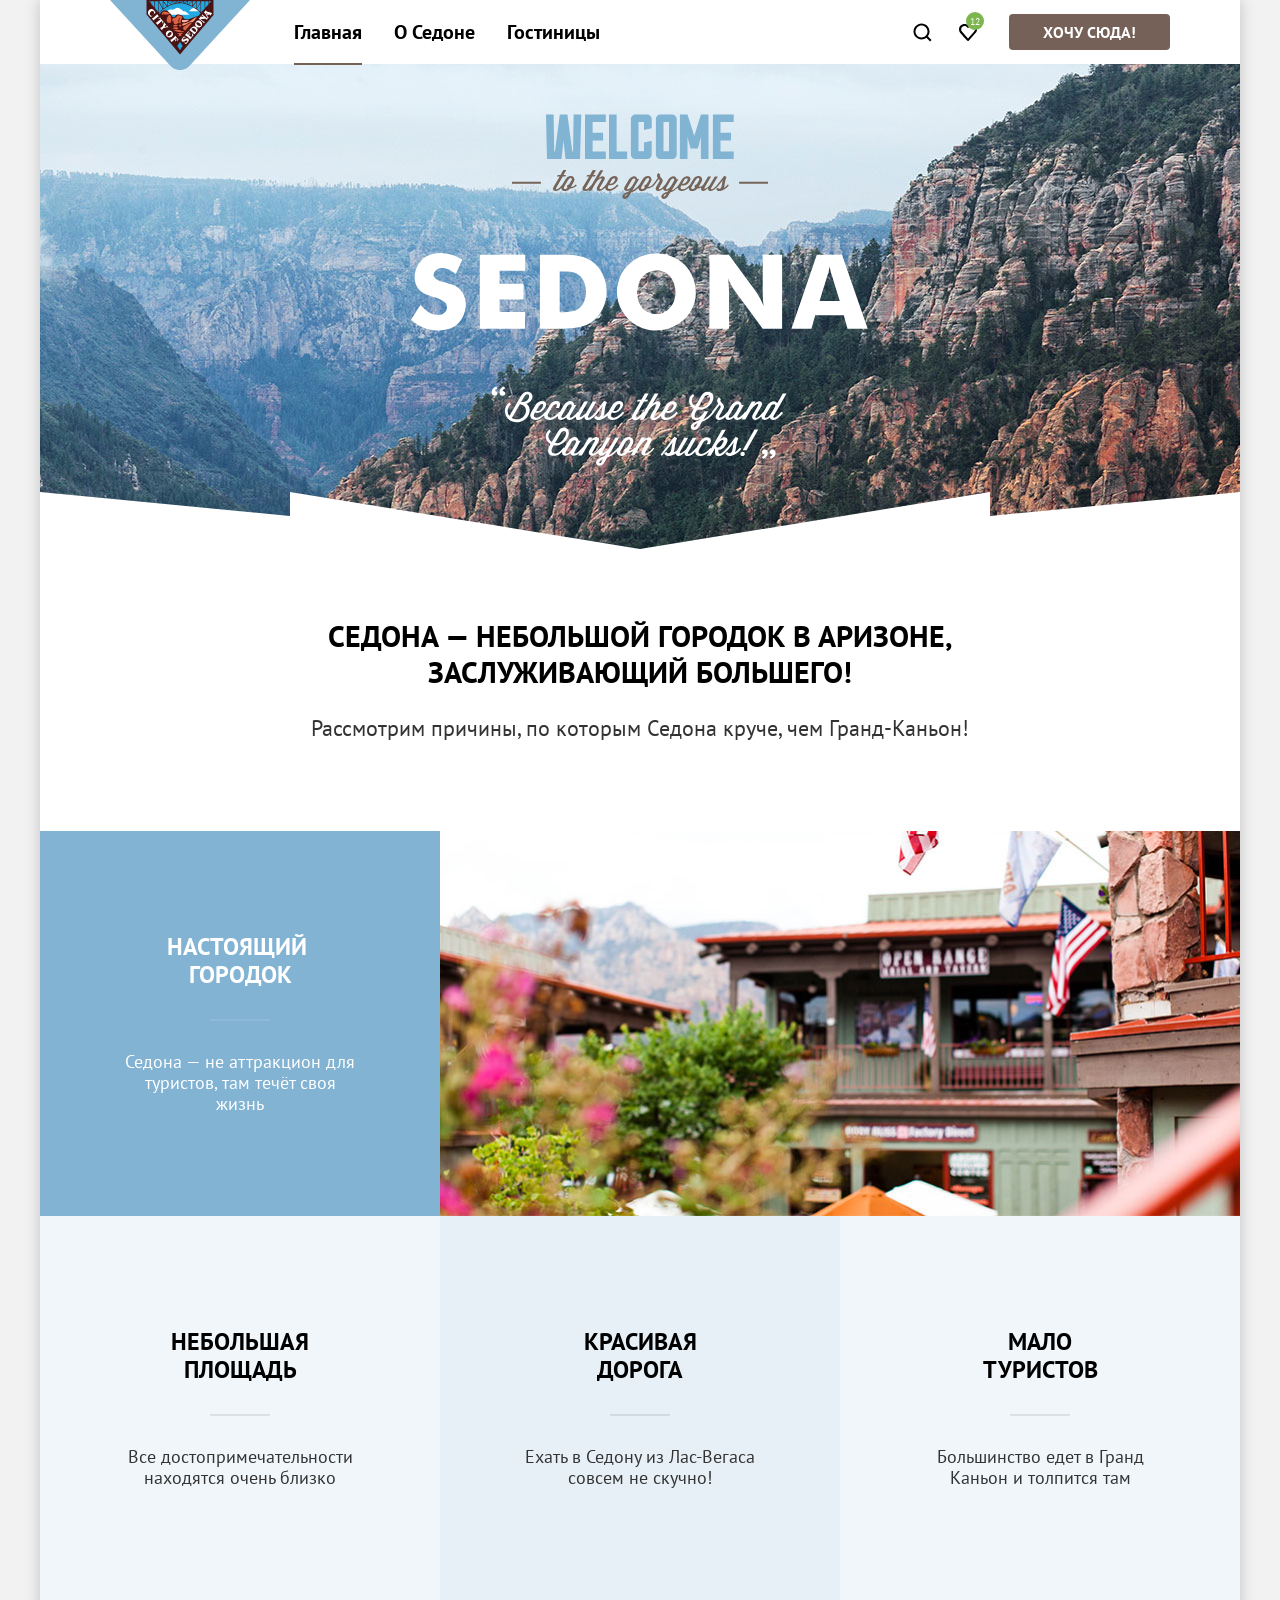
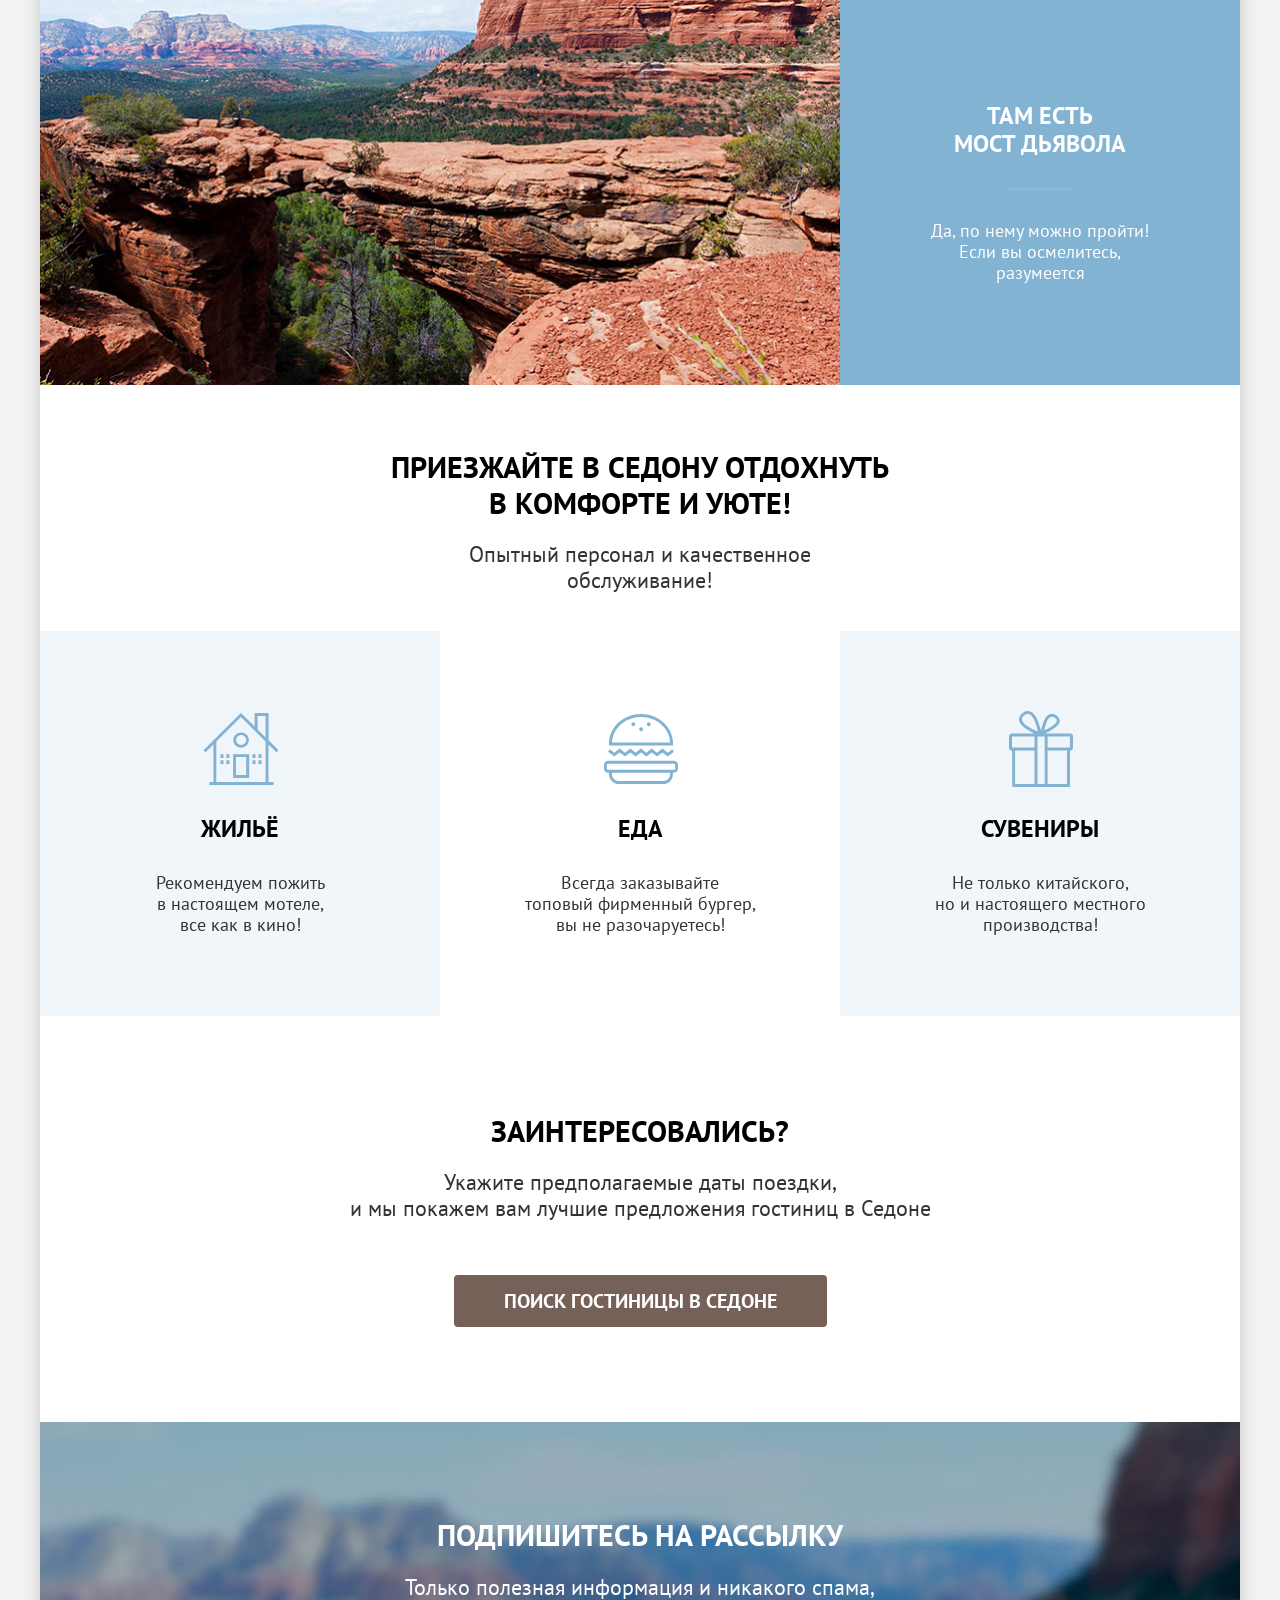
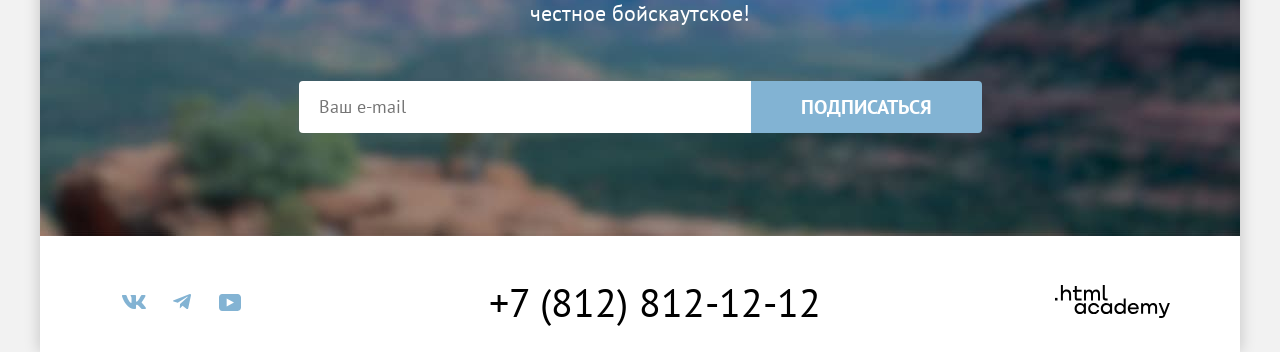
<file: index.html>
<!DOCTYPE html>
<html lang="ru">
<head>
  <meta charset="utf-8">
  <title>HTML Academy: Седона - Главная страница</title>
  <link rel="icon" href="favicon.ico" sizes="32x32">
  <link rel="stylesheet" href="styles/styles.css">
</head>
<body>
  <div class="page-container">
    <header class="header" data-test="header">
      <a class="header-logo" href="index.html">
        <img src="images/logos/sedona-logo.svg" width="140" height="70" alt="Логотип сайта Седона">
      </a>
      <nav class="header-navigation">
        <ul class="list-global header-menu">
          <li class="header-menu-item">
            <a class="header-menu-link header-menu-link-active" href="index.html">Главная</a>
          </li>
          <li class="header-menu-item">
            <a class="header-menu-link" href="#">О Седоне</a>
          </li>
          <li class="header-menu-item">
            <a class="header-menu-link" href="catalog.html">Гостиницы</a>
          </li>
        </ul>
        <ul class="list-global header-search">
          <li class="header-search-item">
            <a class="header-search-link header-search-icon" href="search.html">
              <span class="visually-hidden">Поиск</span>
            </a>
          </li>
          <li class="header-search-item">
            <a class="header-search-link header-favorites-icon" href="favorites.html">
              <span class="visually-hidden">Избранное</span>
              <span class="header-favorites-circle">12</span>
            </a>
          </li>
        </ul>
        <div class="header-button-container">
          <a class="button button-brown header-button" href="want.html">Хочу&nbsp;сюда!</a>
        </div>
      </nav>
    </header>
    <main class="main" data-test="main">
      <section class="hero" data-test="hero">
        <div class="hero-welcome">
          <img class="hero-welcome-image" src="images/background/welcome.svg" width="458" height="352" alt="Welcome to the gorgeous Sedona">
          <span class="visually-hidden">Изображение - Добро пожаловать в прекрасную Седону!</span>
        </div>        
      </section>
      <section class="advantages" data-test="advantages">
        <div class="advantages-description">
          <h1 class="page-title advantages-description-title">Седона &mdash; небольшой городок в Аризоне, заслуживающий большего!</h1>
          <p class="page-text advantages-description-text">Рассмотрим причины, по которым Седона круче, чем Гранд-Каньон!</p>
        </div>
        <ul class="list-global advantages-items">
          <li class="advantages-item advantages-item-with-picture">
            <div class="advantages-item-inner-block">
              <h2 class="page-title advantages-item-title">Настоящий&nbsp; городок</h2>
              <span class="advantages-item-separator"></span>
              <p class="page-text advantages-item-text">Седона&nbsp;&mdash;&nbsp;не&nbsp;аттракцион&nbsp;для туристов,&nbsp;там&nbsp;течёт&nbsp;своя жизнь</p>
            </div>            
            <img class="advantages-image" src="images/photos/photo-1.jpg" width="800" height="385" alt="Real town">
            <span class="visually-hidden">Изображение города</span>                  
          </li>
          <li class="advantages-item">
            <h3 class="page-title advantages-item-title">Небольшая площадь</h3>
            <span class="advantages-item-separator"></span>
            <p class="page-text advantages-item-text">Все&nbsp;достопримечательности находятся&nbsp;очень&nbsp;близко</p>
          </li>
          <li class="advantages-item">
            <h3 class="page-title advantages-item-title">Красивая дорога</h3>
            <span class="advantages-item-separator"></span>
            <p class="page-text advantages-item-text">Ехать&nbsp;в&nbsp;Седону&nbsp;из&nbsp;Лас-Вегаса совсем&nbsp;не&nbsp;скучно!</p>
          </li>
          <li class="advantages-item">
            <h3 class="page-title advantages-item-title">Мало туристов</h3>
            <span class="advantages-item-separator"></span>
            <p class="page-text advantages-item-text">Большинство&nbsp;едет&nbsp;в&nbsp;Гранд Каньон&nbsp;и&nbsp;толпится&nbsp;там</p>
          </li>              
          <li class="advantages-item advantages-item-with-picture">
            <img class="advantages-image" src="images/photos/photo-2.jpg" width="800" height="385" alt="Bridge photo">
            <span class="visually-hidden">Изображение достопримечательности Мост Дьявола</span>
            <div class="advantages-item-inner-block">
              <h3 class="page-title advantages-item-title">Там&nbsp;есть Мост&nbsp;Дьявола</h3>
              <span class="advantages-item-separator"></span>
              <p class="page-text advantages-item-text">Да,&nbsp;по&nbsp;нему&nbsp;можно&nbsp;пройти! Если&nbsp;вы&nbsp;осмелитесь, разумеется</p>
            </div>
          </li>
        </ul>
      </section>
      <section class="features" data-test="service">
        <div class="features-slogan">
          <h2 class="page-title features-slogan-title">Приезжайте в седону отдохнуть в комфорте и уюте!</h2>
          <p class="page-text features-slogan-text">Опытный персонал и качественное обслуживание!</p>
        </div>
        <span class="visually-hidden">Услуги</span>
        <div class="features-items">
          <div class="features-item apartment">
            <span class="features-item-image features-item-apartment-image"></span>
            <h3 class="page-title features-item-tite">Жильё</h3>
            <p class="page-text features-item-text">Рекомендуем&nbsp;пожить в&nbsp;настоящем&nbsp;мотеле, все&nbsp;как&nbsp;в&nbsp;кино!</p>
          </div>
          <div class="features-item food">
            <span class="features-item-image features-item-food-image"></span>
            <h3 class="page-title features-item-tite">Еда</h3>
            <p class="page-text features-item-text">Всегда&nbsp;заказывайте топовый&nbsp;фирменный&nbsp;бургер, вы&nbsp;не&nbsp;разочаруетесь!</p>
          </div>
          <div class="features-item souvenir">
            <span class="features-item-image features-item-souvenirs-image"></span>
            <h3 class="page-title features-item-tite">Сувениры</h3>
            <p class="page-text features-item-text">Не&nbsp;только&nbsp;китайского, но&nbsp;и&nbsp;настоящего&nbsp;местного производства!</p>
          </div>
        </div>
      </section>
      <section class="interest" data-test="search">
        <h2 class="page-title interest-title">Заинтересовались?</h2>
        <p class="page-text interest-text">Укажите&nbsp;предполагаемые&nbsp;даты&nbsp;поездки, и&nbsp;мы&nbsp;покажем&nbsp;вам&nbsp;лучшие
          предложения гостиниц в Седоне</p>
        <a class="interest-button button button-brown" href="modal.html">Поиск гостиницы в Седоне</a>
      </section>
      <section class="subscribtion" data-test="subscribe">
        <h2 class="page-title subscribtion-title">Подпишитесь на рассылку</h2>
        <p class="page-text subscribtion-text">Только полезная информация и никакого спама, честное бойскаутское!
        </p>
        <form class="subscribtion-form" action="https://echo.htmlacademy.ru" method="post">
          <input class="subscribtion-form-email" type="text" name="email" id="email" placeholder="Ваш e-mail" required>
          <label for="email" class="visually-hidden">Введите email чтобы подписаться</label>
          <button class="subscribtion-form-button button button-large button-blue" type="submit">Подписаться</button>
        </form>
      </section>
    </main>
    <footer class="footer" data-test="footer">
      <div class="footer-container">
        <ul class="list-global footer-social">
          <li>
            <a href="#" class="footer-social-link">
              <svg xmlns="http://www.w3.org/2000/svg" width="24" height="14" aria-label="VK" fill="#83b3d3" viewBox="0 0 24 14">
                <path fill-rule="evenodd" d="M23.45.948c.166-.546 0-.948-.795-.948H20.03c-.668 0-.976.347-1.143.73 0 0-1.335 3.196-3.226 5.272-.612.602-.89.793-1.224.793-.167 0-.418-.191-.418-.738V.948c0-.656-.184-.948-.74-.948H9.151c-.417 0-.668.304-.668.593 0 .621.946.765 1.043 2.513v3.798c0 .833-.153.984-.487.984-.89 0-3.055-3.211-4.34-6.885C4.45.288 4.198 0 3.527 0H.9C.15 0 0 .347 0 .73c0 .682.89 4.07 4.145 8.551C6.315 12.341 9.37 14 12.153 14c1.669 0 1.875-.368 1.875-1.003v-2.313c0-.737.158-.884.687-.884.39 0 1.057.192 2.615 1.667C19.11 13.216 19.403 14 20.405 14h2.625c.75 0 1.126-.368.91-1.096-.238-.724-1.088-1.775-2.215-3.022-.612-.71-1.53-1.475-1.809-1.858-.389-.491-.278-.71 0-1.147 0 0 3.2-4.426 3.533-5.929z" clip-rule="evenodd" />
              </svg>
              <span class="visually-hidden">VK</span>
            </a>
          </li>
          <li>
            <a href="#" class="footer-social-link">
              <svg width="18" height="16" viewBox="0 0 18 16" aria-label="Telegram" fill="#83b3d3" xmlns="http://www.w3.org/2000/svg">
                <path d="M16.785 0.0992597L0.840489 6.24776C-0.247661 6.68481 -0.241365 7.29184 0.640845 7.56253L4.73445 8.83953L14.2058 2.8637C14.6537 2.59121 15.0629 2.7378 14.7265 3.03636L7.05283 9.96185H7.05103L7.05283 9.96275L6.77045 14.1823C7.18413 14.1823 7.36669 13.9925 7.59871 13.7686L9.58705 11.8351L13.7229 14.89C14.4855 15.31 15.0332 15.0941 15.2229 14.1841L17.9379 1.38885C18.2158 0.274623 17.5126 -0.229883 16.785 0.0992597Z" />
              </svg>
              <span class="visually-hidden">Telegram</span>
            </a>
          </li>
          <li>
            <a href="#" class="footer-social-link">
              <svg width="22" height="17" viewBox="0 0 22 17" aria-label="Youtube" fill="#83b3d3" xmlns="http://www.w3.org/2000/svg">
                <path d="M18.607 0H3.17413C1.31343 0 0 1.59375 0 3.4V13.4937C0 15.4062 1.31343 17 3.17413 17H18.8259C20.4677 17 22 15.4062 22 13.6V3.4C21.7811 1.59375 20.4677 0 18.607 0ZM7.66169 12.5375V4.4625L14.995 8.5L7.66169 12.5375Z"/>
              </svg>
              <span class="visually-hidden">Youtube</span>
            </a>
          </li>
        </ul>
        <div class="main-section-text footer-phone">
          <a class="main-page-text footer-phone-number" href="tel:+78128121212">+7 (812) 812-12-12</a>
          <span class="visually-hidden">Номер телефона HTML-Academy</span>
        </div>
        <div class="footer-logo">
          <a class="footer-link-htmlacademy" href="https://htmlacademy.ru/intensive/htmlcss">
            <svg xmlns="http://www.w3.org/2000/svg" width="115" height="33" role="img" aria-label="Логотип HTML-Academy" fill="#000000" viewBox="0 0 115 33">
              <path d="M0 12.9V15.5H2.5V12.9H0Z" />
              <path d="M11.6 4.5C10 4.5 8.8 5.2 8 6.2H7.9V0H5.9V15.5H7.9V10.2C7.9 8.1 9.2 6.6 11.2 6.6C13 6.6 14.1 8 14.1 9.8V15.5H16.1V9.4C16.2 6.4 14.3 4.5 11.6 4.5Z" />
              <path d="M26.6 4.8H21.8V1.1H19.8V4.9H17.9V6.9H19.8V12.9C19.8 14.6 20.8 15.6 22.5 15.6H26.6V13.6H22.9C22.2 13.6 21.8 13.2 21.8 12.5V6.8H26.6V4.8Z" />
              <path d="M41.1 4.6C39.5 4.6 38.2 5.4 37.6 6.7H37.5C36.9 5.5 35.7 4.6 34.1 4.6C32.7 4.6 31.6 5.4 31 6.4H30.9V4.8H29V15.4H31V10C31 8 32 6.5 33.6 6.5C35.1 6.5 36 7.5 36 9.1V15.4H38V9.8C38 7.4 39.4 6.5 40.6 6.5C42.1 6.5 43 7.5 43 9.1V15.4H45V8.9C45.1 6.4 43.6 4.6 41.1 4.6Z" />
              <path d="M47.8 12.7C47.8 14.4 48.8 15.4 50.6 15.4H52.6V13.4H50.9C50.2 13.4 49.8 13 49.8 12.3V0H47.8V12.7Z" />
              <path d="M28.9 19.7C28 18.6 26.7 17.9 25 17.9C21.9 17.9 19.6 20.2 19.6 23.5C19.6 26.8 21.9 29.1 25 29.1C26.8 29.1 28 28.3 28.8 27.2H28.9V28.8H30.9V18.2H28.9V19.7ZM25.3 27.1C23.1 27.1 21.7 25.5 21.7 23.5C21.7 21.5 23.1 19.9 25.3 19.9C27.5 19.9 28.9 21.5 28.9 23.5C28.9 25.4 27.5 27.1 25.3 27.1Z" />
              <path d="M44.2 22C43.7 19.6 41.6 17.9 38.8 17.9C35.4 17.9 33.2 20.4 33.2 23.5C33.2 26.6 35.4 29.1 38.8 29.1C41.6 29.1 43.7 27.3 44.2 24.9H42.1C41.7 26.2 40.4 27.2 38.8 27.2C36.6 27.2 35.2 25.6 35.2 23.6C35.2 21.6 36.6 20 38.8 20C40.4 20 41.6 21 42.1 22.2H44.2V22Z" />
              <path d="M55.1 19.7C54.2 18.6 52.9 17.9 51.2 17.9C48.1 17.9 45.8 20.2 45.8 23.5C45.8 26.8 48.1 29.1 51.2 29.1C53 29.1 54.2 28.3 55 27.2H55.1V28.8H57.1V18.2H55.1V19.7ZM51.5 27.1C49.3 27.1 47.9 25.5 47.9 23.5C47.9 21.5 49.3 19.9 51.5 19.9C53.7 19.9 55.1 21.5 55.1 23.5C55.1 25.4 53.6 27.1 51.5 27.1Z" />
              <path d="M68.7 19.8C67.8 18.7 66.5 17.9 64.8 17.9C61.7 17.9 59.4 20.2 59.4 23.5C59.4 26.8 61.6 29.1 64.8 29.1C66.5 29.1 67.8 28.3 68.6 27.3H68.7V28.8H70.7V13.4H68.7V19.8ZM65.1 27.1C62.9 27.1 61.5 25.5 61.5 23.5C61.5 21.5 62.9 19.9 65.1 19.9C67.3 19.9 68.7 21.5 68.7 23.5C68.6 25.5 67.2 27.1 65.1 27.1Z" />
              <path d="M78.3 17.9C75 17.9 72.8 20.4 72.8 23.5C72.8 26.5 74.9 29.1 78.3 29.1C80.8 29.1 82.8 27.8 83.5 25.5H81.4C80.9 26.5 79.8 27.1 78.4 27.1C76.5 27.1 75.1 25.8 75 24.2H83.8C84 20.6 81.8 17.9 78.3 17.9ZM78.3 19.8C80 19.8 81.3 20.8 81.6 22.4H75.1C75.4 20.9 76.6 19.8 78.3 19.8Z" />
              <path d="M98.2 17.9C96.6 17.9 95.3 18.7 94.6 19.9H94.5C93.9 18.7 92.7 17.9 91.1 17.9C89.7 17.9 88.6 18.6 88 19.7V18.2H86.1V28.8H88.1V23.4C88.1 21.4 89.1 20 90.7 19.9C92.2 19.9 93.1 20.9 93.1 22.5V28.8H95.1V23.2C95.1 20.8 96.5 19.9 97.7 19.9C99.2 19.9 100.1 20.9 100.1 22.5V28.8H102.1V22.3C102.2 19.7 100.7 17.9 98.2 17.9Z" />
              <path d="M109.4 27L105.8 18.1H103.6L108.4 29.7C108.1 30.6 107.7 30.9 106.7 30.9H104.2V32.9H106.7C108.5 32.9 109.5 32.1 110.2 30.3L114.9 18.1H112.8L109.4 27Z" />
            </svg>
            <span class="visually-hidden">Ссылка на сайт HTML-Academy</span>
          </a>
        </div>
      </div>
    </footer>
    <div class="modal-container modal-container-close">
      <div class="modal-window" data-test="modal">
        <button class="modal-close-button" type="button">
          <span class="visually-hidden">Кнопка - закрыть модальное окно</span>
        </button>
        <div class="modal-content">
          <h2 class="modal-title">Поиск гостиницы в Седоне</h2>
          <form class="modal-form" action="https://echo.htmlacademy.ru/" method="post">
            <div class="modal-form-date">
              <label class="modal-form-label-text" for="check-in-date">Дата заезда:</label>
              <input class="modal-form-input modal-form-input-date" type="text" id="check-in-date" name="check-in-date" value="27 апреля 2020" placeholder="Укажите дату" required>
              <p class="modal-form-message modal-form-error-message">Мы не можем отправить вас в прошлое.</p>
            </div>
            <div class="modal-form-date">
              <label class="modal-form-label-text" for="check-out-date">Дата выезда:</label>
              <input class="modal-form-input modal-form-input-date" type="text" id="check-out-date" name="check-out-date" value="1 сентября 2023" placeholder="Укажите дату" required>
              <p class="modal-form-message">На эти даты есть свободные номера. Пока есть.</p>
            </div>
            <div class="modal-form-persons">
              <div class="modal-form-adults">
                <label class="modal-form-label-text" for="adults-count">Взрослые:</label>
                <div class="modal-form-counter">
                  <button class="modal-form-counter-button modal-form-counter-min" type="button">
                    <span class="visually-hidden">Уменьшить количество взрослых</span>
                  </button>
                  <input class="modal-form-input modal-form-input-counter" type="number" name="adults-count" id="adults-count" value="2" min="1" max="99" required>
                  <button class="modal-form-counter-button modal-form-counter-plus" type="button">
                    <span class="visually-hidden">Увеличить количество взрослых</span>
                  </button>
                </div>
              </div>
              <div class="modal-form-children">
                <div class="modal-form-person-label">
                  <label class="modal-form-label-text" for="children-count">Дети:</label>
                  <div class="modal-form-tooltip">
                    <button class="modal-form-tooltip-button" type="button" aria-labelledby="tooltip-label">
                      <span class="visually-hidden">Всплывающая подсказка</span>
                    </button>
                    <span class="modal-form-info-text" role="tooltip" id="tooltip-label">Укажите количество детей, которые будут с вами, возраст которых от 6 до 18 лет. Дети до 6 лет размещаются бесплатно.</span>
                  </div>
                </div>
                <div class="modal-form-counter">
                  <button class="modal-form-counter-button modal-form-counter-min" type="button">
                    <span class="visually-hidden">Уменьшить количество детей</span>
                  </button>
                  <input class="modal-form-input modal-form-input-counter" type="number" name="children-count" id="children-count" value="2" min="0" max="99" required>
                  <button class="modal-form-counter-button modal-form-counter-plus" type="button">
                    <span class="visually-hidden">Увеличить количество детей</span>
                  </button>
                </div>
              </div>
            </div>
            <button class="modal-form-search-button button button-blue" type="submit">Найти</button>
          </form>
        </div>
      </div>
    </div>
  </div>
</body>
</html>
</file>
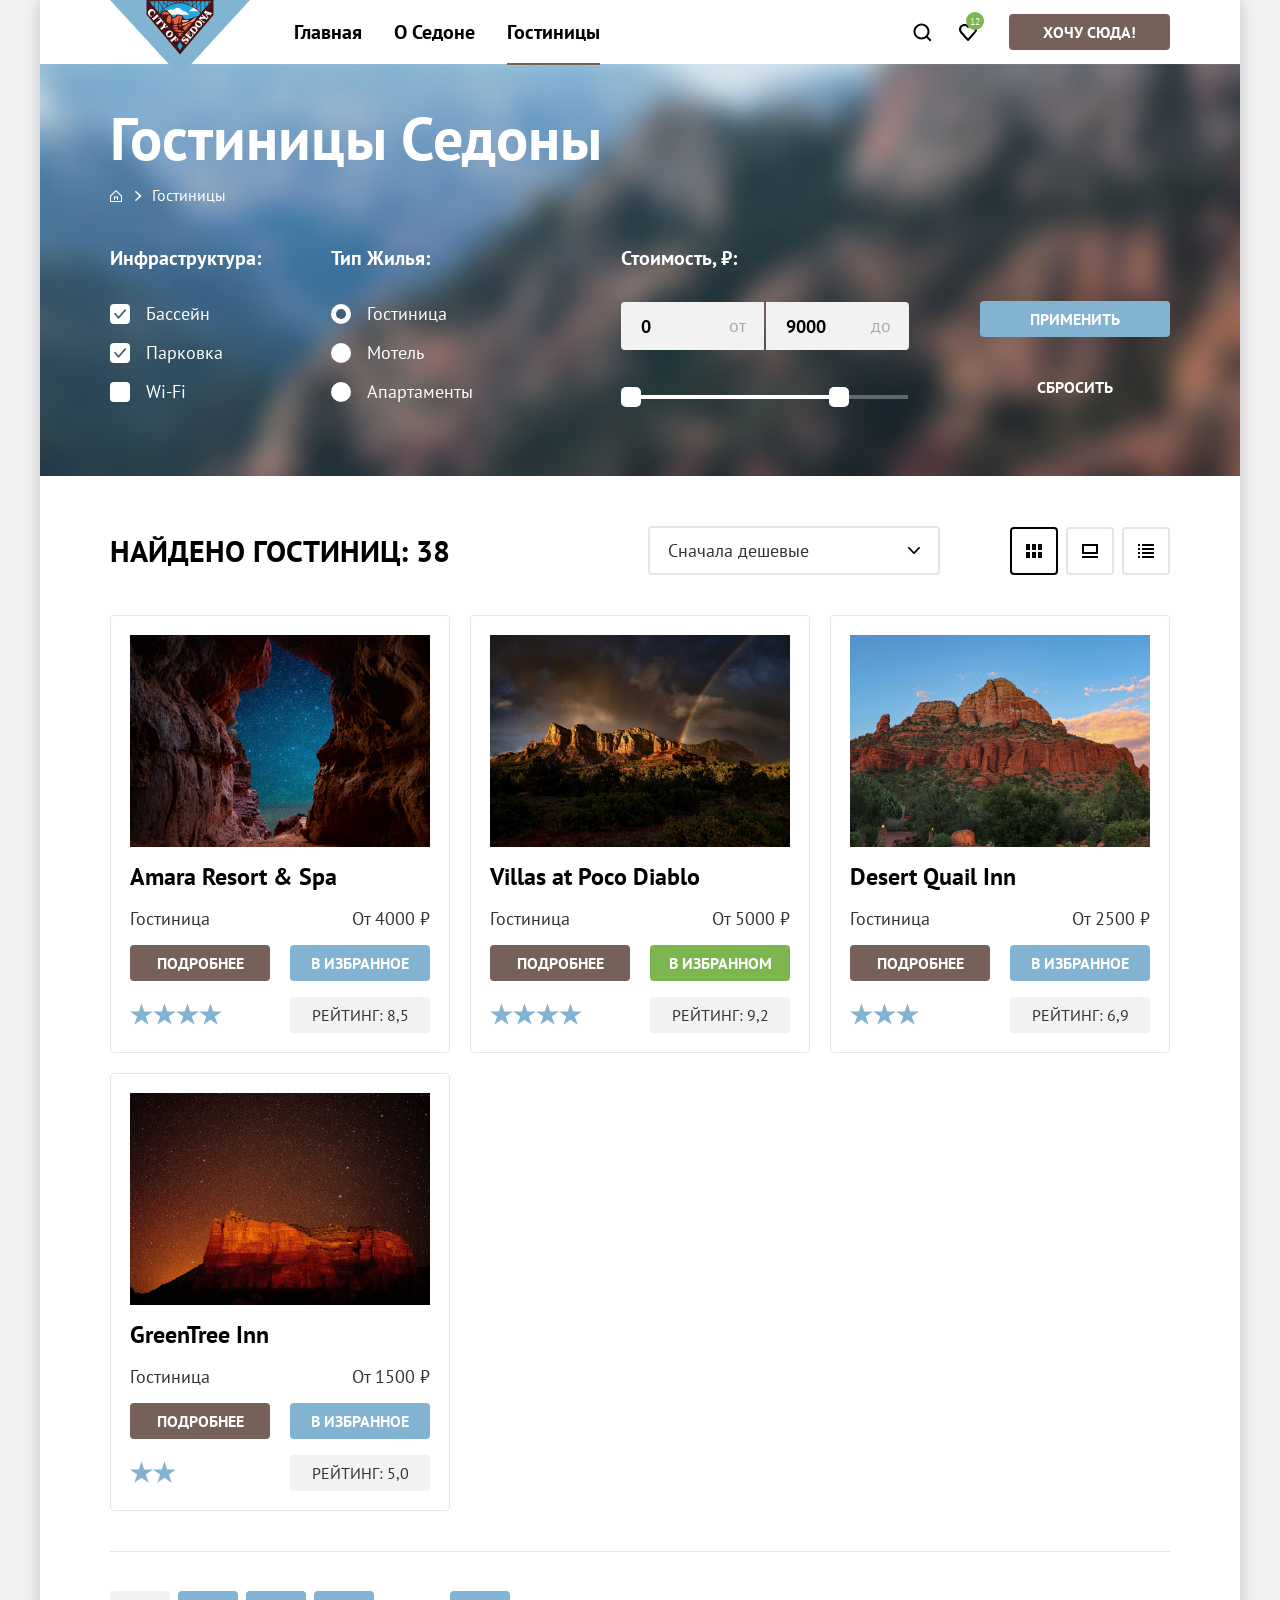
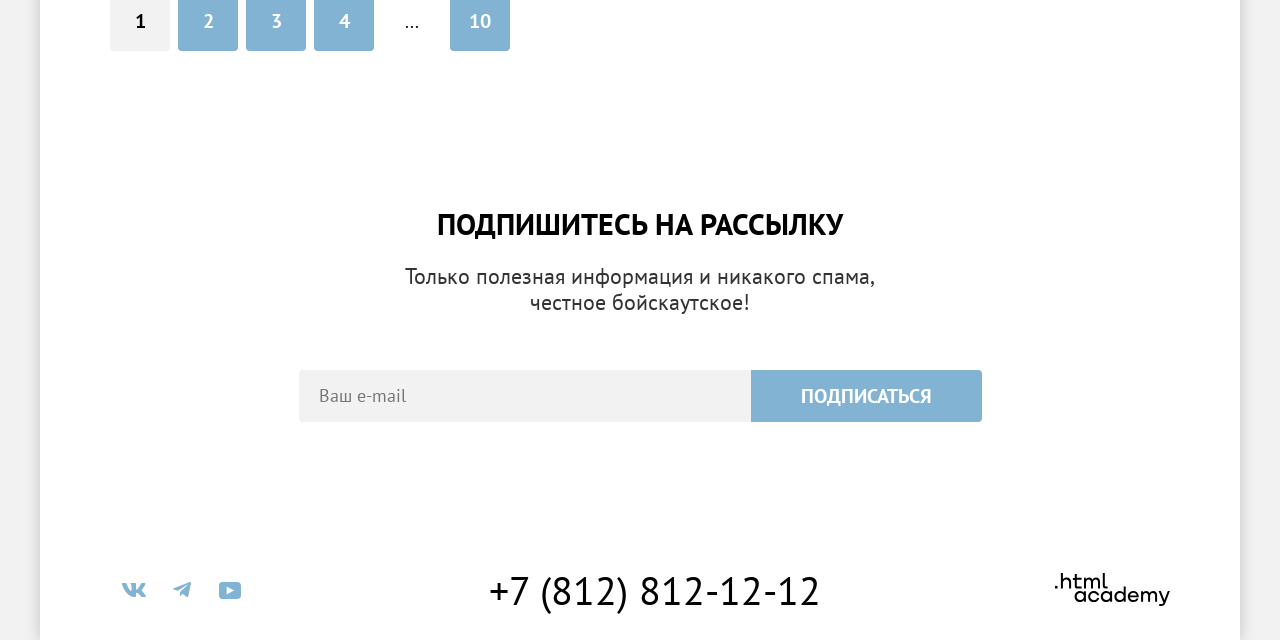
<file: catalog.html>
<!DOCTYPE html>
<html lang="ru">
<head>
  <meta charset="utf-8">
  <title>HTML Academy: Седона - Каталог</title>
  <link rel="icon" href="favicon.ico" sizes="32x32">
  <link rel="stylesheet" href="styles/styles.css">
</head>
<body>
  <div class="page-container">
    <header class="header" data-test="header">
      <a class="header-logo" href="index.html">
        <img src="images/logos/sedona-logo.svg" width="140" height="70" alt="Логотип сайта Седона">
      </a>
      <nav class="header-navigation">
        <ul class="list-global header-menu">
          <li class="header-menu-item">
            <a class="header-menu-link" href="index.html">Главная</a>
          </li>
          <li class="header-menu-item">
            <a class="header-menu-link" href="#">О Седоне</a>
          </li>
          <li class="header-menu-item">
            <a class="header-menu-link header-menu-link-active" href="catalog.html">Гостиницы</a>
          </li>
        </ul>
        <ul class="list-global header-search">
          <li class="header-search-item">
            <a class="header-search-link header-search-icon" href="search.html">
              <span class="visually-hidden">Поиск</span>
            </a>
          </li>
          <li class="header-search-item">
            <a class="header-search-link header-favorites-icon" href="favorites.html">
              <span class="visually-hidden">Избранное</span>
              <span class="header-favorites-circle">12</span>
            </a>
          </li>
        </ul>
        <div class="header-button-container">
          <a class="button button-brown header-button" href="want.html">Хочу&nbsp;сюда!</a>
        </div>
      </nav>
    </header>
    <main class="main" data-test="main">
      <section class="catalog-filter">
        <h1 class="page-title catalog-filter-title">Гостиницы Седоны</h1>
        <ul class="list-global catalog-filter-breadcrubs">
          <li class="catalog-filter-breadcrubs-item">
            <a class="catalog-filter-breadcrubs-home" href="index.html">
            <span class="visually-hidden">Ссылка на главную страницу</span>
            </a>
          </li>
          <li class="catalog-filter-breadcrubs-item">
            <p class="catalog-filter-breadcrubs-current">Гостиницы</p>
          </li>
        </ul>
        <form class="catalog-select" action="https://echo.htmlacademy.ru" method="post" data-test="filter">
          <span class="visually-hidden">Выбор параметров поиска гостиниц</span>
          <div class="catalog-select-checkers">
            <fieldset class="catalog-select-fieldset">
              <legend class="page-title catalog-select-title">Инфраструктура:</legend>
              <ul class="list-global catalog-select-fieldset-list">
                <li class="catalog-select-fieldset-item">
                  <label class="control">
                    <input class="control-input visually-hidden" type="checkbox" name="infrastructure" value="pool" checked>
                    <span class="control-mark"></span>
                    <span class="control-label">Бассейн</span>
                  </label>
                </li>
                <li class="catalog-select-fieldset-item">
                  <label class="control">
                    <input class="control-input visually-hidden" type="checkbox" name="infrastructure" value="parking" checked>
                    <span class="control-mark"></span>
                    <span class="control-label">Парковка</span>
                  </label>
                </li>
                <li class="catalog-select-fieldset-item">
                  <label class="control">
                    <input class="control-input visually-hidden" type="checkbox" name="infrastructure" value="wifi">
                    <span class="control-mark"></span>
                    <span class="control-label">Wi-Fi</span>
                  </label>
                </li>
              </ul>
            </fieldset>
            <fieldset class="catalog-select-fieldset">
              <legend class="page-title catalog-select-title">Тип Жилья:</legend>
              <ul class="list-global catalog-select-fieldset-list">
                <li class="catalog-select-fieldset-item">
                  <label class="control">
                    <input class="control-input visually-hidden" type="radio" name="building" value="hotel" checked>
                    <span class="control-mark"></span>
                    <span class="control-label">Гостиница</span>
                  </label>
                </li>
                <li class="catalog-select-fieldset-item">
                  <label class="control">
                    <input class="control-input visually-hidden" type="radio" name="building" value="motel">
                    <span class="control-mark"></span>
                    <span class="control-label">Мотель</span>
                  </label>
                </li>
                <li class="catalog-select-fieldset-item">
                  <label class="control">
                    <input class="control-input visually-hidden" type="radio" name="building" value="apartment">
                    <span class="control-mark"></span>
                    <span class="control-label">Апартаменты</span>
                  </label>
                </li>
              </ul>
            </fieldset>
          </div>
          <div class="catalog-select-prices">
              <h2 class="page-title catalog-select-title">Стоимость, ₽:</h2>
              <div class="catalog-select-prices-wrapper">
                <div class="catalog-select-prices-input">
                  <input class="catalog-select-prices-field catalog-select-prices-min" type="number" name="price-min" id="price-min" value="0">
                  <label for="price-min" class="catalog-select-prices-label price-label-min">от</label>
                </div>
                <div class="catalog-select-prices-input">
                  <input class="catalog-select-prices-field catalog-select-prices-max" type="number" name="price-max" id="price-max" value="9000">
                  <label for="price-max" class="catalog-select-prices-label price-label-max">до</label>
                </div>
              </div>
              <div class="catalog-select-prices-scale">
                  <div class="catalog-select-prices-bar">
                    <button class="catalog-select-toggle price-toggle-min" type="button">
                      <span class="visually-hidden">Выбрать минимальную цену</span>
                    </button>
                    <button class="catalog-select-toggle price-toggle-max" type="button">
                      <span class="visually-hidden">Выбрать максимальную цену</span>
                    </button>
                  </div>
              </div>
          </div>
          <div class="catalog-select-buttons">
            <button class="catalog-select-button-submit button button-blue" type="submit">Применить</button>
            <button class="catalog-select-button-reset button button-transparent" type="reset">Сбросить</button>
          </div>
        </form>
      </section>
      <section class="catalog-search" data-test="catalog">
          <span class="visually-hidden">Результаты поиска гостиниц</span>
          <div class="catalog-search-header">
            <h2 class="page-title catalog-search-title">Найдено гостиниц: 38</h2>
            <select class="catalog-search-sort">
              <option value="cheap">Сначала дешевые</option>
              <option value="popular">Сначала популярные</option>
              <option value="expensive">Сначала дорогие</option>
            </select>
            <ul class="catalog-search-view-selector">
				      <li class="atalog-search-view-item">
                <a href="catalog.html?view=tile" class="catalog-search-view-option catalog-search-view-tiles catalog-search-view-active">
                  <span class="visually-hidden">Показать плитками</span>
                </a>
			        </li>
				      <li class="atalog-search-view-item">
                <a href="catalog.html?view=card" class="catalog-search-view-option catalog-search-view-cards">
                  <span class="visually-hidden">Показать карточками</span>
                </a>
				      </li>  
				      <li class="atalog-search-view-item">  
					       <a href="catalog.html?view=list" class="catalog-search-view-option catalog-search-view-list">
					         <span class="visually-hidden">Показать списком</span>
					       </a>
				      </li>
            </ul>
          </div>
          <ul class="list-global catalog-cards-grid">
            <li class="catalog-card">
              <img class="catalog-card-picture" src="images/photos/hotel-1.jpg" width="300" height="212" alt="Фото Amara Resort & Spa">
              <h2 class="catalog-card-title">Amara Resort & Spa</h2>
              <div class="catalog-card-container">
                <p class="catalog-card-type">Гостиница</p>
                <p class="catalog-card-price">От 4000 ₽</p>
                <a class="catalog-card-link button button-brown" href="hotel-1.html">Подробнее</a>
                <button class="catalog-card-favorite button button-blue" type="button">В избранное</button>
                <div class="catalog-card-stars catalog-card-four-stars">
                  <span class="visually-hidden">4 звезды</span>
                </div>
                <p class="catalog-card-ratio">Рейтинг: 8,5</p>
              </div>
            </li>
            <li class="catalog-card">
              <img class="catalog-card-picture" src="images/photos/hotel-2.jpg" width="300" height="212" alt="Фото Villas at Poco Diablo">
              <h2 class="catalog-card-title">Villas at Poco Diablo</h2>
              <div class="catalog-card-container">
                <p class="catalog-card-type">Гостиница</p>
                <p class="catalog-card-price">От 5000 ₽</p>
                <a class="catalog-card-link button button-brown" href="hotel-2.html">Подробнее</a>
                <button class="catalog-card-favorite button button-green" type="button">В избранном</button>
                <div class="catalog-card-stars catalog-card-four-stars">
                  <span class="visually-hidden">4 звезды</span>
                </div>
                <p class="catalog-card-ratio">Рейтинг: 9,2</p>
              </div>
            </li>
            <li class="catalog-card">
              <img class="catalog-card-picture" src="images/photos/hotel-3.jpg" width="300" height="212" alt="Фото Desert Quail Inn">
              <h2 class="catalog-card-title">Desert Quail Inn</h2>
              <div class="catalog-card-container">
                <p class="catalog-card-type">Гостиница</p>
                <p class="catalog-card-price">От 2500 ₽</p>
                <a class="catalog-card-link button button-brown" href="hotel-3.html">Подробнее</a>
                <button class="catalog-card-link button button-blue" type="button">В избранное</button>
                <div class="catalog-card-stars catalog-card-three-stars">
                  <span class="visually-hidden">3 звезды</span>
                </div>
                <p class="catalog-card-ratio">Рейтинг: 6,9</p>
              </div>
            </li>
            <li class="catalog-card">
              <img class="catalog-card-picture" src="images/photos/hotel-4.jpg" width="300" height="212" alt="Фото GreenThree">
              <h2 class="catalog-card-title">GreenTree Inn</h2>
              <div class="catalog-card-container">
                <p class="catalog-card-type">Гостиница</p>
                <p class="catalog-card-price">От 1500 ₽</p>
                <a class="catalog-card-link button button-brown" href="hotel-4.html">Подробнее</a>
                <button class="catalog-card-link button button-blue" type="button">В избранное</button>
                <div class="catalog-card-stars catalog-card-two-stars">
                  <span class="visually-hidden">2 звезды</span>
                </div>
                <p class="catalog-card-ratio">Рейтинг: 5,0</p>
              </div>
            </li>
        </ul>
        <span class="catalog-cards-underline"></span>
        <span class="visually-hidden">Пагинация</span>
        <ul class="list-global catalog-pagination">
          <li class="catalog-pagination-item">
            <a class="catalog-pagination-link button-large catalog-pagination-link-current" href="#">1</a>
            <span class="visually-hidden">Страница 1</span>
          </li>
          <li class="catalog-pagination-item">
            <a class="catalog-pagination-link button-large" href="#">2</a>
            <span class="visually-hidden">Страница 2</span>
          </li>
          <li class="catalog-pagination-item">
            <a class="catalog-pagination-link button-large" href="#">3</a>
            <span class="visually-hidden">Страница 3</span>
          </li>
          <li class="catalog-pagination-item">
            <a class="catalog-pagination-link button-large" href="#">4</a>
            <span class="visually-hidden">Страница 4</span>
          </li>
          <li class="catalog-pagination-item">
            <span class="visually-hidden">Разделитель номеров страниц</span>
            ...
          </li>
          <li class="catalog-pagination-item">
            <a class="catalog-pagination-link button-large" href="#">10</a>
            <span class="visually-hidden">Страница 10</span>
          </li>
        </ul>
      </section>
      <section class="catalog-subscribtion" data-test="subscribe">
        <h3 class="page-title catalog-subscribtion-title">Подпишитесь на рассылку</h3>
        <p class="page-text catalog-subscribtion-text">Только&nbsp;полезная&nbsp;информация&nbsp;и&nbsp;никакого&nbsp;спама, честное&nbsp;бойскаутское!</p>
        <form class="catalog-subscribtion-form" action="https://echo.htmlacademy.ru" method="post">
          <input class="catalog-subscribtion-form-email" type="email" name="email" id="email" placeholder="Ваш e-mail" required>
          <label for="email" class="visually-hidden">Введите email чтобы подписаться</label>
          <button class="catalog-subscribtion-form-button button button-large button-blue" type="submit">Подписаться</button>
        </form>
      </section>
    </main>
    <footer class="footer">
      <div class="footer-container">
        <ul class="list-global footer-social">
          <li>
            <a href="#" class="footer-social-link">
              <svg xmlns="http://www.w3.org/2000/svg" width="24" height="14" aria-label="VK" fill="#83b3d3" viewBox="0 0 24 14">
                <path fill-rule="evenodd" d="M23.45.948c.166-.546 0-.948-.795-.948H20.03c-.668 0-.976.347-1.143.73 0 0-1.335 3.196-3.226 5.272-.612.602-.89.793-1.224.793-.167 0-.418-.191-.418-.738V.948c0-.656-.184-.948-.74-.948H9.151c-.417 0-.668.304-.668.593 0 .621.946.765 1.043 2.513v3.798c0 .833-.153.984-.487.984-.89 0-3.055-3.211-4.34-6.885C4.45.288 4.198 0 3.527 0H.9C.15 0 0 .347 0 .73c0 .682.89 4.07 4.145 8.551C6.315 12.341 9.37 14 12.153 14c1.669 0 1.875-.368 1.875-1.003v-2.313c0-.737.158-.884.687-.884.39 0 1.057.192 2.615 1.667C19.11 13.216 19.403 14 20.405 14h2.625c.75 0 1.126-.368.91-1.096-.238-.724-1.088-1.775-2.215-3.022-.612-.71-1.53-1.475-1.809-1.858-.389-.491-.278-.71 0-1.147 0 0 3.2-4.426 3.533-5.929z" clip-rule="evenodd" />
              </svg>
              <span class="visually-hidden">VK</span>
            </a>
          </li>
          <li>
            <a href="#" class="footer-social-link">
              <svg width="18" height="16" viewBox="0 0 18 16" aria-label="Telegram" fill="#83b3d3" xmlns="http://www.w3.org/2000/svg">
                <path d="M16.785 0.0992597L0.840489 6.24776C-0.247661 6.68481 -0.241365 7.29184 0.640845 7.56253L4.73445 8.83953L14.2058 2.8637C14.6537 2.59121 15.0629 2.7378 14.7265 3.03636L7.05283 9.96185H7.05103L7.05283 9.96275L6.77045 14.1823C7.18413 14.1823 7.36669 13.9925 7.59871 13.7686L9.58705 11.8351L13.7229 14.89C14.4855 15.31 15.0332 15.0941 15.2229 14.1841L17.9379 1.38885C18.2158 0.274623 17.5126 -0.229883 16.785 0.0992597Z" />
              </svg>
              <span class="visually-hidden">Telegram</span>
            </a>
          </li>
          <li>
            <a href="#" class="footer-social-link">
              <svg width="22" height="17" viewBox="0 0 22 17" aria-label="Youtube" fill="#83b3d3" xmlns="http://www.w3.org/2000/svg">
                <path d="M18.607 0H3.17413C1.31343 0 0 1.59375 0 3.4V13.4937C0 15.4062 1.31343 17 3.17413 17H18.8259C20.4677 17 22 15.4062 22 13.6V3.4C21.7811 1.59375 20.4677 0 18.607 0ZM7.66169 12.5375V4.4625L14.995 8.5L7.66169 12.5375Z"/>
              </svg>
              <span class="visually-hidden">Youtube</span>
            </a>
          </li>
        </ul>
        <div class="main-section-text footer-phone">
          <a class="main-page-text footer-phone-number" href="tel:+78128121212">+7 (812) 812-12-12</a>
          <span class="visually-hidden">Номер телефона HTML-Academy</span>
        </div>
        <div class="footer-logo">
          <a class="footer-link-htmlacademy" href="https://htmlacademy.ru/intensive/htmlcss">
            <svg xmlns="http://www.w3.org/2000/svg" width="115" height="33" role="img" aria-label="Логотип HTML-Academy" fill="#000000" viewBox="0 0 115 33">
              <path d="M0 12.9V15.5H2.5V12.9H0Z" />
              <path d="M11.6 4.5C10 4.5 8.8 5.2 8 6.2H7.9V0H5.9V15.5H7.9V10.2C7.9 8.1 9.2 6.6 11.2 6.6C13 6.6 14.1 8 14.1 9.8V15.5H16.1V9.4C16.2 6.4 14.3 4.5 11.6 4.5Z" />
              <path d="M26.6 4.8H21.8V1.1H19.8V4.9H17.9V6.9H19.8V12.9C19.8 14.6 20.8 15.6 22.5 15.6H26.6V13.6H22.9C22.2 13.6 21.8 13.2 21.8 12.5V6.8H26.6V4.8Z" />
              <path d="M41.1 4.6C39.5 4.6 38.2 5.4 37.6 6.7H37.5C36.9 5.5 35.7 4.6 34.1 4.6C32.7 4.6 31.6 5.4 31 6.4H30.9V4.8H29V15.4H31V10C31 8 32 6.5 33.6 6.5C35.1 6.5 36 7.5 36 9.1V15.4H38V9.8C38 7.4 39.4 6.5 40.6 6.5C42.1 6.5 43 7.5 43 9.1V15.4H45V8.9C45.1 6.4 43.6 4.6 41.1 4.6Z" />
              <path d="M47.8 12.7C47.8 14.4 48.8 15.4 50.6 15.4H52.6V13.4H50.9C50.2 13.4 49.8 13 49.8 12.3V0H47.8V12.7Z" />
              <path d="M28.9 19.7C28 18.6 26.7 17.9 25 17.9C21.9 17.9 19.6 20.2 19.6 23.5C19.6 26.8 21.9 29.1 25 29.1C26.8 29.1 28 28.3 28.8 27.2H28.9V28.8H30.9V18.2H28.9V19.7ZM25.3 27.1C23.1 27.1 21.7 25.5 21.7 23.5C21.7 21.5 23.1 19.9 25.3 19.9C27.5 19.9 28.9 21.5 28.9 23.5C28.9 25.4 27.5 27.1 25.3 27.1Z" />
              <path d="M44.2 22C43.7 19.6 41.6 17.9 38.8 17.9C35.4 17.9 33.2 20.4 33.2 23.5C33.2 26.6 35.4 29.1 38.8 29.1C41.6 29.1 43.7 27.3 44.2 24.9H42.1C41.7 26.2 40.4 27.2 38.8 27.2C36.6 27.2 35.2 25.6 35.2 23.6C35.2 21.6 36.6 20 38.8 20C40.4 20 41.6 21 42.1 22.2H44.2V22Z" />
              <path d="M55.1 19.7C54.2 18.6 52.9 17.9 51.2 17.9C48.1 17.9 45.8 20.2 45.8 23.5C45.8 26.8 48.1 29.1 51.2 29.1C53 29.1 54.2 28.3 55 27.2H55.1V28.8H57.1V18.2H55.1V19.7ZM51.5 27.1C49.3 27.1 47.9 25.5 47.9 23.5C47.9 21.5 49.3 19.9 51.5 19.9C53.7 19.9 55.1 21.5 55.1 23.5C55.1 25.4 53.6 27.1 51.5 27.1Z" />
              <path d="M68.7 19.8C67.8 18.7 66.5 17.9 64.8 17.9C61.7 17.9 59.4 20.2 59.4 23.5C59.4 26.8 61.6 29.1 64.8 29.1C66.5 29.1 67.8 28.3 68.6 27.3H68.7V28.8H70.7V13.4H68.7V19.8ZM65.1 27.1C62.9 27.1 61.5 25.5 61.5 23.5C61.5 21.5 62.9 19.9 65.1 19.9C67.3 19.9 68.7 21.5 68.7 23.5C68.6 25.5 67.2 27.1 65.1 27.1Z" />
              <path d="M78.3 17.9C75 17.9 72.8 20.4 72.8 23.5C72.8 26.5 74.9 29.1 78.3 29.1C80.8 29.1 82.8 27.8 83.5 25.5H81.4C80.9 26.5 79.8 27.1 78.4 27.1C76.5 27.1 75.1 25.8 75 24.2H83.8C84 20.6 81.8 17.9 78.3 17.9ZM78.3 19.8C80 19.8 81.3 20.8 81.6 22.4H75.1C75.4 20.9 76.6 19.8 78.3 19.8Z" />
              <path d="M98.2 17.9C96.6 17.9 95.3 18.7 94.6 19.9H94.5C93.9 18.7 92.7 17.9 91.1 17.9C89.7 17.9 88.6 18.6 88 19.7V18.2H86.1V28.8H88.1V23.4C88.1 21.4 89.1 20 90.7 19.9C92.2 19.9 93.1 20.9 93.1 22.5V28.8H95.1V23.2C95.1 20.8 96.5 19.9 97.7 19.9C99.2 19.9 100.1 20.9 100.1 22.5V28.8H102.1V22.3C102.2 19.7 100.7 17.9 98.2 17.9Z" />
              <path d="M109.4 27L105.8 18.1H103.6L108.4 29.7C108.1 30.6 107.7 30.9 106.7 30.9H104.2V32.9H106.7C108.5 32.9 109.5 32.1 110.2 30.3L114.9 18.1H112.8L109.4 27Z" />
            </svg>
            <span class="visually-hidden">Ссылка на сайт HTML-Academy</span>
          </a>
        </div>
      </div>
    </footer>
  </div>
</body>
</html>
</file>
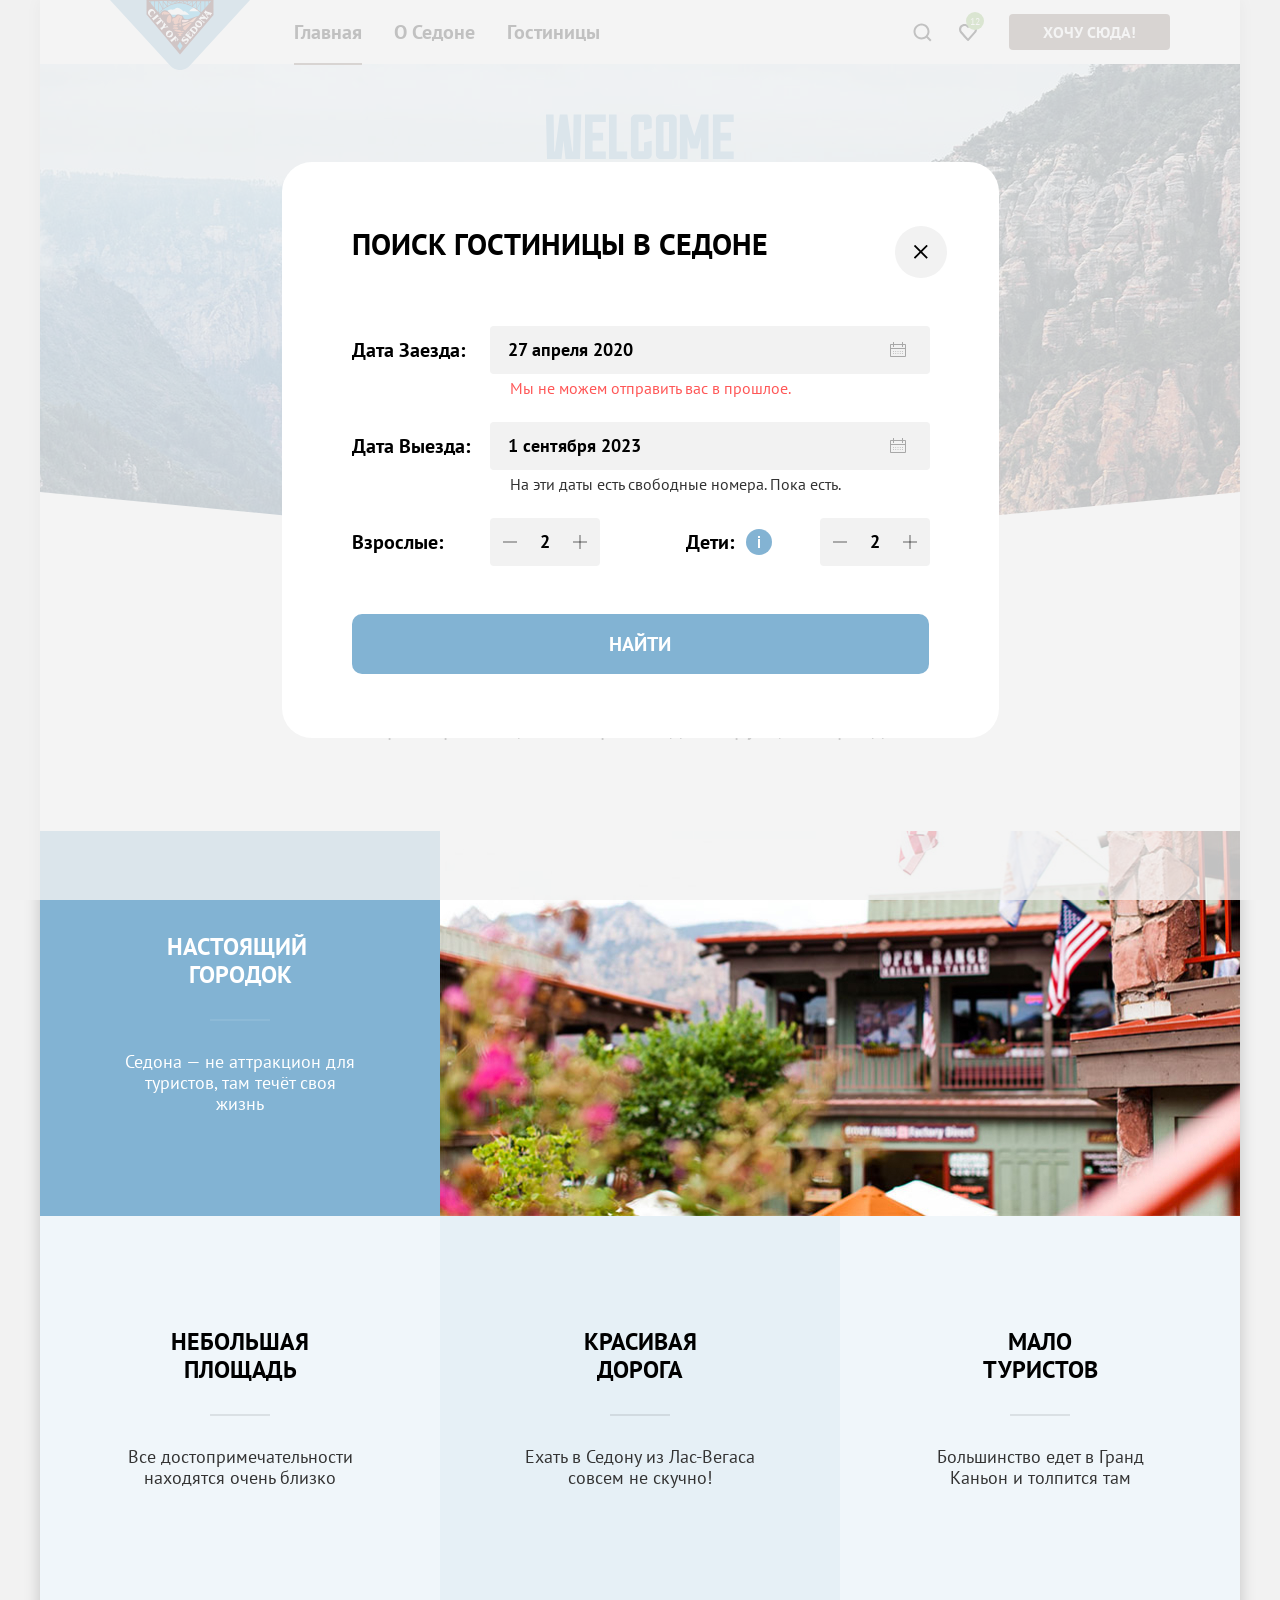
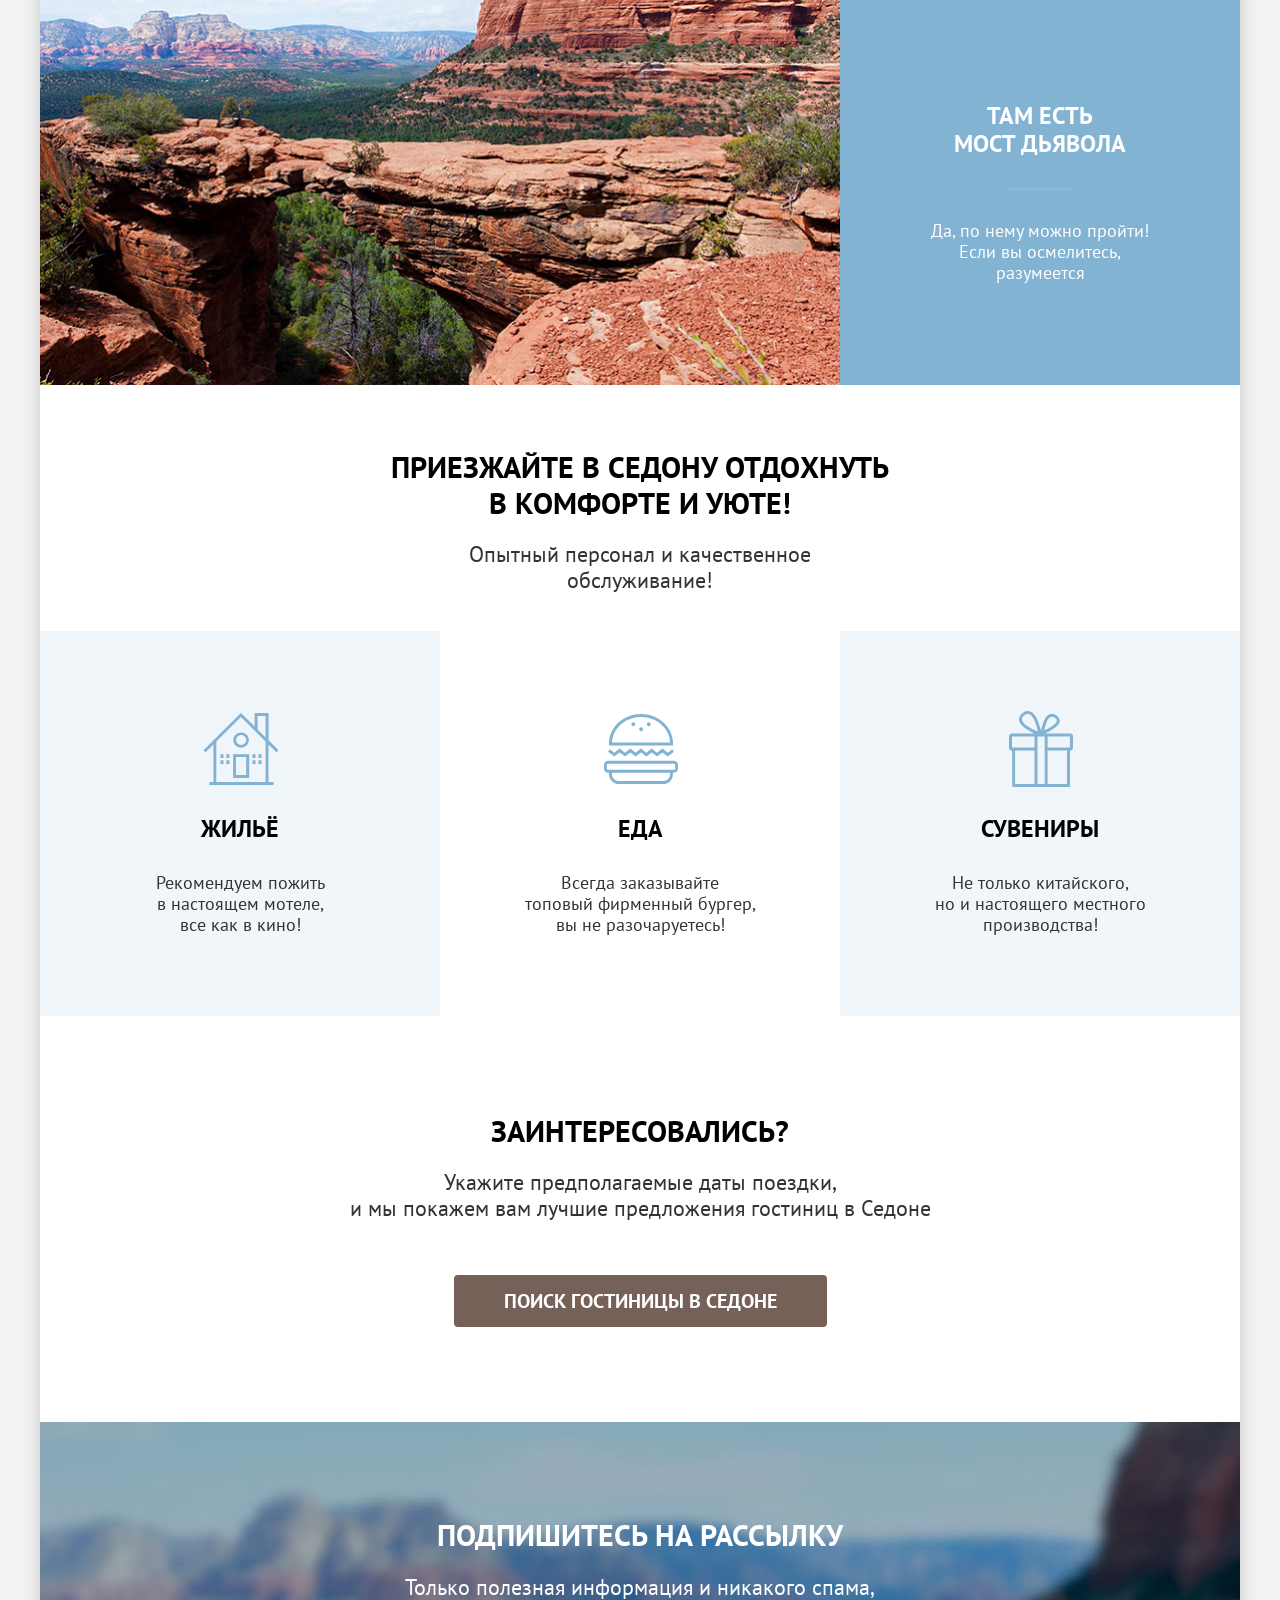
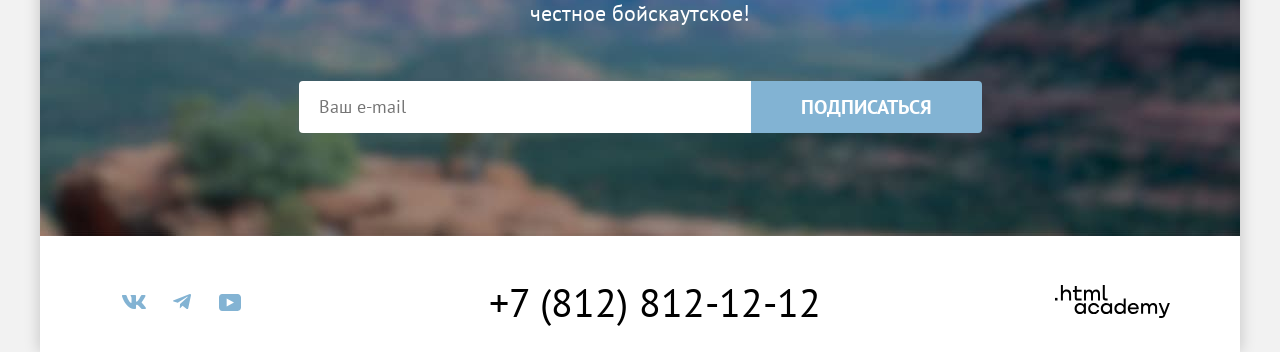
<file: modal.html>
<!DOCTYPE html>
<html lang="ru">
<head>
  <meta charset="utf-8">
  <title>HTML Academy: Седона - Главная страница</title>
  <link rel="icon" href="favicon.ico" sizes="32x32">
  <link rel="stylesheet" href="styles/styles.css">
</head>
<body>
  <div class="page-container">
    <header class="header" data-test="header">
      <a class="header-logo" href="index.html">
        <img src="images/logos/sedona-logo.svg" width="140" height="70" alt="Логотип сайта Седона">
      </a>
      <nav class="header-navigation">
        <ul class="list-global header-menu">
          <li class="header-menu-item">
            <a class="header-menu-link header-menu-link-active" href="index.html">Главная</a>
          </li>
          <li class="header-menu-item">
            <a class="header-menu-link" href="#">О Седоне</a>
          </li>
          <li class="header-menu-item">
            <a class="header-menu-link" href="catalog.html">Гостиницы</a>
          </li>
        </ul>
        <ul class="list-global header-search">
          <li class="header-search-item">
            <a class="header-search-link header-search-icon" href="search.html">
              <span class="visually-hidden">Поиск</span>
            </a>
          </li>
          <li class="header-search-item">
            <a class="header-search-link header-favorites-icon" href="favorites.html">
              <span class="visually-hidden">Избранное</span>
              <span class="header-favorites-circle">12</span>
            </a>
          </li>
        </ul>
        <div class="header-button-container">
          <a class="button button-brown header-button" href="want.html">Хочу&nbsp;сюда!</a>
        </div>
      </nav>
    </header>
    <main class="main" data-test="main">
      <section class="hero" data-test="hero">
        <div class="hero-welcome">
          <img class="hero-welcome-image" src="images/background/welcome.svg" width="458" height="352" alt="Welcome to the gorgeous Sedona">
          <span class="visually-hidden">Изображение - Добро пожаловать в прекрасную Седону!</span>
        </div>        
      </section>
      <section class="advantages" data-test="advantages">
        <div class="advantages-description">
          <h1 class="page-title advantages-description-title">Седона &mdash; небольшой городок в Аризоне, заслуживающий большего!</h1>
          <p class="page-text advantages-description-text">Рассмотрим причины, по которым Седона круче, чем Гранд-Каньон!</p>
        </div>
        <ul class="list-global advantages-items">
          <li class="advantages-item advantages-item-with-picture">
            <div class="advantages-item-inner-block">
              <h2 class="page-title advantages-item-title">Настоящий&nbsp; городок</h2>
              <span class="advantages-item-separator"></span>
              <p class="page-text advantages-item-text">Седона&nbsp;&mdash;&nbsp;не&nbsp;аттракцион&nbsp;для туристов,&nbsp;там&nbsp;течёт&nbsp;своя жизнь</p>
            </div>            
            <img class="advantages-image" src="images/photos/photo-1.jpg" width="800" height="385" alt="Real town">
            <span class="visually-hidden">Изображение города</span>                  
          </li>
          <li class="advantages-item">
            <h3 class="page-title advantages-item-title">Небольшая площадь</h3>
            <span class="advantages-item-separator"></span>
            <p class="page-text advantages-item-text">Все&nbsp;достопримечательности находятся&nbsp;очень&nbsp;близко</p>
          </li>
          <li class="advantages-item">
            <h3 class="page-title advantages-item-title">Красивая дорога</h3>
            <span class="advantages-item-separator"></span>
            <p class="page-text advantages-item-text">Ехать&nbsp;в&nbsp;Седону&nbsp;из&nbsp;Лас-Вегаса совсем&nbsp;не&nbsp;скучно!</p>
          </li>
          <li class="advantages-item">
            <h3 class="page-title advantages-item-title">Мало туристов</h3>
            <span class="advantages-item-separator"></span>
            <p class="page-text advantages-item-text">Большинство&nbsp;едет&nbsp;в&nbsp;Гранд Каньон&nbsp;и&nbsp;толпится&nbsp;там</p>
          </li>              
          <li class="advantages-item advantages-item-with-picture">
            <img class="advantages-image" src="images/photos/photo-2.jpg" width="800" height="385" alt="Bridge photo">
            <span class="visually-hidden">Изображение достопримечательности Мост Дьявола</span>
            <div class="advantages-item-inner-block">
              <h3 class="page-title advantages-item-title">Там&nbsp;есть Мост&nbsp;Дьявола</h3>
              <span class="advantages-item-separator"></span>
              <p class="page-text advantages-item-text">Да,&nbsp;по&nbsp;нему&nbsp;можно&nbsp;пройти! Если&nbsp;вы&nbsp;осмелитесь, разумеется</p>
            </div>
          </li>
        </ul>
      </section>
      <section class="features" data-test="service">
        <div class="features-slogan">
          <h2 class="page-title features-slogan-title">Приезжайте в седону отдохнуть в комфорте и уюте!</h2>
          <p class="page-text features-slogan-text">Опытный персонал и качественное обслуживание!</p>
        </div>
        <span class="visually-hidden">Услуги</span>
        <div class="features-items">
          <div class="features-item apartment">
            <span class="features-item-image features-item-apartment-image"></span>
            <h3 class="page-title features-item-tite">Жильё</h3>
            <p class="page-text features-item-text">Рекомендуем&nbsp;пожить в&nbsp;настоящем&nbsp;мотеле, все&nbsp;как&nbsp;в&nbsp;кино!</p>
          </div>
          <div class="features-item food">
            <span class="features-item-image features-item-food-image"></span>
            <h3 class="page-title features-item-tite">Еда</h3>
            <p class="page-text features-item-text">Всегда&nbsp;заказывайте топовый&nbsp;фирменный&nbsp;бургер, вы&nbsp;не&nbsp;разочаруетесь!</p>
          </div>
          <div class="features-item souvenir">
            <span class="features-item-image features-item-souvenirs-image"></span>
            <h3 class="page-title features-item-tite">Сувениры</h3>
            <p class="page-text features-item-text">Не&nbsp;только&nbsp;китайского, но&nbsp;и&nbsp;настоящего&nbsp;местного производства!</p>
          </div>
        </div>
      </section>
      <section class="interest" data-test="search">
        <h2 class="page-title interest-title">Заинтересовались?</h2>
        <p class="page-text interest-text">Укажите&nbsp;предполагаемые&nbsp;даты&nbsp;поездки, и&nbsp;мы&nbsp;покажем&nbsp;вам&nbsp;лучшие
          предложения гостиниц в Седоне</p>
        <a class="interest-button button button-brown" href="modal.html">Поиск гостиницы в Седоне</a>
      </section>
      <section class="subscribtion" data-test="subscribe">
        <h2 class="page-title subscribtion-title">Подпишитесь на рассылку</h2>
        <p class="page-text subscribtion-text">Только полезная информация и никакого спама, честное бойскаутское!
        </p>
        <form class="subscribtion-form" action="https://echo.htmlacademy.ru" method="post">
          <input class="subscribtion-form-email" type="text" name="email" id="email" placeholder="Ваш e-mail" required>
          <label for="email" class="visually-hidden">Введите email чтобы подписаться</label>
          <button class="subscribtion-form-button button button-large button-blue" type="submit">Подписаться</button>
        </form>
      </section>
    </main>
    <footer class="footer" data-test="footer">
      <div class="footer-container">
        <ul class="list-global footer-social">
          <li>
            <a href="#" class="footer-social-link">
              <svg xmlns="http://www.w3.org/2000/svg" width="24" height="14" aria-label="VK" fill="#83b3d3" viewBox="0 0 24 14">
                <path fill-rule="evenodd" d="M23.45.948c.166-.546 0-.948-.795-.948H20.03c-.668 0-.976.347-1.143.73 0 0-1.335 3.196-3.226 5.272-.612.602-.89.793-1.224.793-.167 0-.418-.191-.418-.738V.948c0-.656-.184-.948-.74-.948H9.151c-.417 0-.668.304-.668.593 0 .621.946.765 1.043 2.513v3.798c0 .833-.153.984-.487.984-.89 0-3.055-3.211-4.34-6.885C4.45.288 4.198 0 3.527 0H.9C.15 0 0 .347 0 .73c0 .682.89 4.07 4.145 8.551C6.315 12.341 9.37 14 12.153 14c1.669 0 1.875-.368 1.875-1.003v-2.313c0-.737.158-.884.687-.884.39 0 1.057.192 2.615 1.667C19.11 13.216 19.403 14 20.405 14h2.625c.75 0 1.126-.368.91-1.096-.238-.724-1.088-1.775-2.215-3.022-.612-.71-1.53-1.475-1.809-1.858-.389-.491-.278-.71 0-1.147 0 0 3.2-4.426 3.533-5.929z" clip-rule="evenodd" />
              </svg>
              <span class="visually-hidden">VK</span>
            </a>
          </li>
          <li>
            <a href="#" class="footer-social-link">
              <svg width="18" height="16" viewBox="0 0 18 16" aria-label="Telegram" fill="#83b3d3" xmlns="http://www.w3.org/2000/svg">
                <path d="M16.785 0.0992597L0.840489 6.24776C-0.247661 6.68481 -0.241365 7.29184 0.640845 7.56253L4.73445 8.83953L14.2058 2.8637C14.6537 2.59121 15.0629 2.7378 14.7265 3.03636L7.05283 9.96185H7.05103L7.05283 9.96275L6.77045 14.1823C7.18413 14.1823 7.36669 13.9925 7.59871 13.7686L9.58705 11.8351L13.7229 14.89C14.4855 15.31 15.0332 15.0941 15.2229 14.1841L17.9379 1.38885C18.2158 0.274623 17.5126 -0.229883 16.785 0.0992597Z" />
              </svg>
              <span class="visually-hidden">Telegram</span>
            </a>
          </li>
          <li>
            <a href="#" class="footer-social-link">
              <svg width="22" height="17" viewBox="0 0 22 17" aria-label="Youtube" fill="#83b3d3" xmlns="http://www.w3.org/2000/svg">
                <path d="M18.607 0H3.17413C1.31343 0 0 1.59375 0 3.4V13.4937C0 15.4062 1.31343 17 3.17413 17H18.8259C20.4677 17 22 15.4062 22 13.6V3.4C21.7811 1.59375 20.4677 0 18.607 0ZM7.66169 12.5375V4.4625L14.995 8.5L7.66169 12.5375Z"/>
              </svg>
              <span class="visually-hidden">Youtube</span>
            </a>
          </li>
        </ul>
        <div class="main-section-text footer-phone">
          <a class="main-page-text footer-phone-number" href="tel:+78128121212">+7 (812) 812-12-12</a>
          <span class="visually-hidden">Номер телефона HTML-Academy</span>
        </div>
        <div class="footer-logo">
          <a class="footer-link-htmlacademy" href="https://htmlacademy.ru/intensive/htmlcss">
            <svg xmlns="http://www.w3.org/2000/svg" width="115" height="33" role="img" aria-label="Логотип HTML-Academy" fill="#000000" viewBox="0 0 115 33">
              <path d="M0 12.9V15.5H2.5V12.9H0Z" />
              <path d="M11.6 4.5C10 4.5 8.8 5.2 8 6.2H7.9V0H5.9V15.5H7.9V10.2C7.9 8.1 9.2 6.6 11.2 6.6C13 6.6 14.1 8 14.1 9.8V15.5H16.1V9.4C16.2 6.4 14.3 4.5 11.6 4.5Z" />
              <path d="M26.6 4.8H21.8V1.1H19.8V4.9H17.9V6.9H19.8V12.9C19.8 14.6 20.8 15.6 22.5 15.6H26.6V13.6H22.9C22.2 13.6 21.8 13.2 21.8 12.5V6.8H26.6V4.8Z" />
              <path d="M41.1 4.6C39.5 4.6 38.2 5.4 37.6 6.7H37.5C36.9 5.5 35.7 4.6 34.1 4.6C32.7 4.6 31.6 5.4 31 6.4H30.9V4.8H29V15.4H31V10C31 8 32 6.5 33.6 6.5C35.1 6.5 36 7.5 36 9.1V15.4H38V9.8C38 7.4 39.4 6.5 40.6 6.5C42.1 6.5 43 7.5 43 9.1V15.4H45V8.9C45.1 6.4 43.6 4.6 41.1 4.6Z" />
              <path d="M47.8 12.7C47.8 14.4 48.8 15.4 50.6 15.4H52.6V13.4H50.9C50.2 13.4 49.8 13 49.8 12.3V0H47.8V12.7Z" />
              <path d="M28.9 19.7C28 18.6 26.7 17.9 25 17.9C21.9 17.9 19.6 20.2 19.6 23.5C19.6 26.8 21.9 29.1 25 29.1C26.8 29.1 28 28.3 28.8 27.2H28.9V28.8H30.9V18.2H28.9V19.7ZM25.3 27.1C23.1 27.1 21.7 25.5 21.7 23.5C21.7 21.5 23.1 19.9 25.3 19.9C27.5 19.9 28.9 21.5 28.9 23.5C28.9 25.4 27.5 27.1 25.3 27.1Z" />
              <path d="M44.2 22C43.7 19.6 41.6 17.9 38.8 17.9C35.4 17.9 33.2 20.4 33.2 23.5C33.2 26.6 35.4 29.1 38.8 29.1C41.6 29.1 43.7 27.3 44.2 24.9H42.1C41.7 26.2 40.4 27.2 38.8 27.2C36.6 27.2 35.2 25.6 35.2 23.6C35.2 21.6 36.6 20 38.8 20C40.4 20 41.6 21 42.1 22.2H44.2V22Z" />
              <path d="M55.1 19.7C54.2 18.6 52.9 17.9 51.2 17.9C48.1 17.9 45.8 20.2 45.8 23.5C45.8 26.8 48.1 29.1 51.2 29.1C53 29.1 54.2 28.3 55 27.2H55.1V28.8H57.1V18.2H55.1V19.7ZM51.5 27.1C49.3 27.1 47.9 25.5 47.9 23.5C47.9 21.5 49.3 19.9 51.5 19.9C53.7 19.9 55.1 21.5 55.1 23.5C55.1 25.4 53.6 27.1 51.5 27.1Z" />
              <path d="M68.7 19.8C67.8 18.7 66.5 17.9 64.8 17.9C61.7 17.9 59.4 20.2 59.4 23.5C59.4 26.8 61.6 29.1 64.8 29.1C66.5 29.1 67.8 28.3 68.6 27.3H68.7V28.8H70.7V13.4H68.7V19.8ZM65.1 27.1C62.9 27.1 61.5 25.5 61.5 23.5C61.5 21.5 62.9 19.9 65.1 19.9C67.3 19.9 68.7 21.5 68.7 23.5C68.6 25.5 67.2 27.1 65.1 27.1Z" />
              <path d="M78.3 17.9C75 17.9 72.8 20.4 72.8 23.5C72.8 26.5 74.9 29.1 78.3 29.1C80.8 29.1 82.8 27.8 83.5 25.5H81.4C80.9 26.5 79.8 27.1 78.4 27.1C76.5 27.1 75.1 25.8 75 24.2H83.8C84 20.6 81.8 17.9 78.3 17.9ZM78.3 19.8C80 19.8 81.3 20.8 81.6 22.4H75.1C75.4 20.9 76.6 19.8 78.3 19.8Z" />
              <path d="M98.2 17.9C96.6 17.9 95.3 18.7 94.6 19.9H94.5C93.9 18.7 92.7 17.9 91.1 17.9C89.7 17.9 88.6 18.6 88 19.7V18.2H86.1V28.8H88.1V23.4C88.1 21.4 89.1 20 90.7 19.9C92.2 19.9 93.1 20.9 93.1 22.5V28.8H95.1V23.2C95.1 20.8 96.5 19.9 97.7 19.9C99.2 19.9 100.1 20.9 100.1 22.5V28.8H102.1V22.3C102.2 19.7 100.7 17.9 98.2 17.9Z" />
              <path d="M109.4 27L105.8 18.1H103.6L108.4 29.7C108.1 30.6 107.7 30.9 106.7 30.9H104.2V32.9H106.7C108.5 32.9 109.5 32.1 110.2 30.3L114.9 18.1H112.8L109.4 27Z" />
            </svg>
            <span class="visually-hidden">Ссылка на сайт HTML-Academy</span>
          </a>
        </div>
      </div>
    </footer>
    <div class="modal-container">
      <div class="modal-window" data-test="modal">
        <button class="modal-close-button" type="button">
          <span class="visually-hidden">Кнопка - закрыть модальное окно</span>
        </button>
        <div class="modal-content">
          <h2 class="modal-title">Поиск гостиницы в Седоне</h2>
          <form class="modal-form" action="https://echo.htmlacademy.ru/" method="post">
            <div class="modal-form-date">
              <label class="modal-form-label-text" for="check-in-date">Дата заезда:</label>
              <input class="modal-form-input modal-form-input-date" type="text" id="check-in-date" name="check-in-date" value="27 апреля 2020" placeholder="Укажите дату" required>
              <p class="modal-form-message modal-form-error-message">Мы не можем отправить вас в прошлое.</p>
            </div>
            <div class="modal-form-date">
              <label class="modal-form-label-text" for="check-out-date">Дата выезда:</label>
              <input class="modal-form-input modal-form-input-date" type="text" id="check-out-date" name="check-out-date" value="1 сентября 2023" placeholder="Укажите дату" required>
              <p class="modal-form-message">На эти даты есть свободные номера. Пока есть.</p>
            </div>
            <div class="modal-form-persons">
              <div class="modal-form-adults">
                <label class="modal-form-label-text" for="adults-count">Взрослые:</label>
                <div class="modal-form-counter">
                  <button class="modal-form-counter-button modal-form-counter-min" type="button">
                    <span class="visually-hidden">Уменьшить количество взрослых</span>
                  </button>
                  <input class="modal-form-input modal-form-input-counter" type="number" name="adults-count" id="adults-count" value="2" min="1" max="99" required>
                  <button class="modal-form-counter-button modal-form-counter-plus" type="button">
                    <span class="visually-hidden">Увеличить количество взрослых</span>
                  </button>
                </div>
              </div>
              <div class="modal-form-children">
                <div class="modal-form-person-label">
                  <label class="modal-form-label-text" for="children-count">Дети:</label>
                  <div class="modal-form-tooltip">
                    <button class="modal-form-tooltip-button" type="button" aria-labelledby="tooltip-label">
                      <span class="visually-hidden">Всплывающая подсказка</span>
                    </button>
                    <span class="modal-form-info-text" role="tooltip" id="tooltip-label">Укажите количество детей, которые будут с вами, возраст которых от 6 до 18 лет. Дети до 6 лет размещаются бесплатно.</span>
                  </div>
                </div>
                <div class="modal-form-counter">
                  <button class="modal-form-counter-button modal-form-counter-min" type="button">
                    <span class="visually-hidden">Уменьшить количество детей</span>
                  </button>
                  <input class="modal-form-input modal-form-input-counter" type="number" name="children-count" id="children-count" value="2" min="0" max="99" required>
                  <button class="modal-form-counter-button modal-form-counter-plus" type="button">
                    <span class="visually-hidden">Увеличить количество детей</span>
                  </button>
                </div>
              </div>
            </div>
            <button class="modal-form-search-button button button-blue" type="submit">Найти</button>
          </form>
        </div>
      </div>
    </div>
  </div>
</body>
</html>
</file>
<file: styles/styles.css>
/* Настройка шрифтов */

@font-face {
  font-family: "PT Sans";
  font-style: normal;
  font-weight: 400;
  src: url("../fonts/ptsans-400.woff2") format("woff2");
  font-display: swap;
}

@font-face {
  font-family: "PT Sans";
  font-style: normal;
  font-weight: 700;
  src: url("../fonts/ptsans-700.woff2") format("woff2");
  font-display: swap;
}

/* Базовые стили */
*,
*::before,
*::after {
  box-sizing: border-box;
}

body {
  margin: 0;
  padding: 0;
  font-family: "PT Sans", sans-serif;
  font-weight: 400;
  font-size: 18px;
  line-height: 21px;
  color: #000000;
  background-color: #f2f2f2;
}

.page-container {
  width: 1200px;
  background-color: #ffffff;
  box-shadow: 0 0 15px 0 rgb(0 0 0 / 20%);
  margin: 0 auto;
  min-height: 100vh;
  display: flex;
  flex-direction: column;
}

.page-title {
  font-family: "PT Sans", sans-serif;
  font-style: normal;
  font-weight: 700;
  letter-spacing: 0%;
  color: #000000;
  margin: 0;
}

.page-text {
  font-family: "PT Sans", sans-serif;
  font-style: normal;
  font-weight: 400;
  font-size: 22px;
  line-height: 26px;
  letter-spacing: 0%;
  color: #333333;
  margin: 0;
}

.list-global {
  list-style: none;
  flex-wrap: wrap;
  padding: 0;
  margin: 0;
}

/* Стили для кнопок */
.button {
  font-family: "PT Sans", sans-serif;
  font-style: normal;
  font-weight: 700;
  text-transform: uppercase;
  border: none;
  color: #ffffff;
}

.button-large {
  font-size: 20px;
  line-height: 36px;
}

.button-brown {
  background-color: #756157;
}

.button-brown:hover,
.button-brown:focus-visible {
  background-color: #615048;
}

.button-brown:active {
  color: rgba(255, 255, 255, 0.3);
  background-color: #756157;
}

.button-blue {
  background-color: #82b3d3;
}

.button-blue:hover,
.button-blue:focus-visible {
  background-color: #68a2ca;
}

.button-blue:active {
  color: rgba(255, 255, 255, 0.3);
  background-color: #82b3d3;
}

.button-green {
  background-color: #7db54f;
}

.button-green:hover,
.button-green:focus-visible {
  background-color: #6c9e42;
}

.button-green:active {
  color: rgba(255, 255, 255, 0.3);
  background-color: #7db54f;
}

.button-transparent {
  color: #ffffff;
  background-color: transparent;
}

.button-transparent:hover {
  color: rgba(255, 255, 255, 0.6);
  background-color: transparent;
}

.button-transparent:focus-visible {
  outline: 3px solid #83b3d3;
  color: #ffffff;
  background-color: transparent;
}

.button-transparent:active {
  outline: none;
  color: rgba(255, 255, 255, 0.3);
  background-color: transparent;
}

.button:disabled,
.button-brown:disabled,
.button-blue:disabled,
.button-green:disabled {
  color: #ffffff;
  background-color: #e5e5e5;
}

.button-transparent:disabled {
  outline: none;
  color: #ffffff;
  background-color: transparent;
  opacity: 0.1;
}

/* Стили невидимых элементов */
.visually-hidden {
  position: absolute;
  max-width: 1px;
  max-height: 1px;
  margin: -1px;
  clip: rect(0 0 0 0);
  border: 0;
  padding: 0;
  overflow: hidden;
}

/* Стили для шапки */
.header {
  position: relative;
  margin: 0;
  padding-top: 0;
  padding-right: 70px;
  padding-bottom: 0;
  padding-left: 238px;
}

.header-logo {
  position: absolute;
  top: 0;
  left: 70px;
}

.header-navigation {
  display: flex;
  align-items: center;
  margin: 0 auto;
  padding: 0;
}

.header-menu {
  display: flex;
  flex-wrap: wrap;
  align-items: center;
  padding: 0;
  margin: 0;
  margin-right: auto;
  list-style: none;
  max-width: 600px;
}

.header-menu-item {
  list-style: none;
}

.header-menu-link {
  display: block;
  max-width: 127px;
  text-decoration: none;
  padding: 20px 16px;
  font-size: 20px;
  line-height: 24px;
  font-weight: 700;
  color: #000000;
  text-align: center;
}

.header-menu-link:hover,
.header-search-link:hover {
  opacity: 0.6;
}

.header-menu-link:active,
.header-search-link:active {
  opacity: 0.3;
}

.header-menu-link-active {
  position: relative;
}

.header-menu-link-active::after {
  content: "";
  position: absolute;
  background-color: #756257;
  left: 16px;
  right: 16px;
  bottom: -1px;
  height: 2px;
}

.header-search {
  list-style: none;
  display: flex;
  flex-direction: row;
  flex-wrap: wrap;
  gap: 2px;
  max-width: 92px;
  align-items: center;
  margin: 0;
  margin-right: 19px;
  padding: auto 0;
}

.header-search-item {
  list-style: none;
  margin: 0;
  padding: 0;
}

.header-search-link {
  display: block;
  padding: 0;
  width: 44px;
  min-height: 64px;
}

.header-favorites {
  position: relative;
}

.header-search-icon {
  background-color: #ffffff;
  background-image: url("../images/icons/search.svg");
  background-repeat: no-repeat;
  background-position: center;
}

.header-favorites-icon {
  position: relative;
  background-image: url("../images/icons/heart.svg");
  background-color: #ffffff;
  background-repeat: no-repeat;
  background-position: center;
}

.header-favorites-circle {
  position: absolute;
  width: 18px;
  height: 18px;
  border-radius: 50%;
  background: #7db54f;
  top: 12px;
  right: 6px;
  font-family: "PT Sans", sans-serif;
  font-style: normal;
  font-weight: 400;
  font-size: 10px;
  color: #ffffff;
  display: flex;
  justify-content: center;
  align-items: center;
}

.header-button-container {
  display: flex;
  flex-wrap: wrap;
  max-width: 161px;
}

.header-button {
  font-size: 16px;
  line-height: 20px;
  text-decoration: none;
  border-radius: 4px;
  padding-top: 8px;
  padding-left: 34px;
  padding-bottom: 8px;
  padding-right: 34px;
  cursor: pointer;
}

/* Стили для блока main */
.hero-welcome {
  display: flex;
  flex-wrap: wrap;
  min-height: 485px;
  padding: 0 370px;
  background-color: #8fa8b7;
  background-image: url("../images/background/sedona-bg-divider.svg"), url("../images/background/sedona-bg.jpg");
  background-repeat: no-repeat no-repeat;
  background-position: bottom center;
  background-size: cover cover;
}

.hero-welcome-image {
  margin-top: 50px;
  margin-left: auto;
  margin-right: auto;
}

.advantages-description {
  min-height: 282px;
  display: flex;
  flex-direction: column;
  align-items: center;
  text-align: center;
}

.advantages-description-title {
  margin-top: 69px;
  max-width: 651px;
  font-size: 30px;
  line-height: 36px;
  text-transform: uppercase;
}

.advantages-description-text {
  margin-top: 25px;
  max-width: 701px;
  margin-bottom: 20px;
}

.advantages-items {
  display: flex;
}

.advantages-item {
  display: flex;
  flex-direction: column;
  align-items: center;
  justify-content: center;
  text-align: center;
  width: 400px;
  min-height: 384px;
  padding: 0;
}

.advantages-item-with-picture {
  display: flex;
  flex-direction: row;
  width: 100%;
  align-items: center;
  padding: 0;
}

.advantages-item-inner-block {
  display: flex;
  width: 400px;
  height: 100%;
  flex-direction: column;
  align-items: center;
  text-align: center;
  justify-content: center;
  background-color: #82b3d3;
}

.advantages-item-title {
  font-size: 24px;
  line-height: 28px;
  font-weight: 700;
  text-transform: uppercase;
  max-width: 175px;
  margin-top: 20px;
}

.advantages-item-separator {
  width: 60px;
  height: 2px;
  background-color: rgba(0, 0, 0, 0.3);
  opacity: 0.3;
  margin-top: 30px;
  margin-bottom: 30px;
}

.advantages-item-text {
  max-width: 240px;
  color: #333333;
  font-size: 18px;
  line-height: 21px;
  margin-bottom: 20px;
}

.advantages-item:nth-child(even) {
  background-color: rgba(131, 179, 211, 0.12);
}

.advantages-item:nth-child(odd):not(:first-child):not(:last-child) {
  background-color: rgba(131, 179, 211, 0.2);
}

.advantages-item-inner-block .advantages-item-title,
.advantages-item-inner-block .advantages-item-text {
  color: #ffffff;
}

.advantages-item-inner-block .advantages-item-separator {
  background-color: rgba(255, 255, 255, 0.3);
}

.features {
  margin: 0;
  padding: 0;
}

.features-slogan {
  min-height: 246px;
  display: flex;
  flex-direction: column;
  align-items: center;
  text-align: center;
}

.features-slogan-title {
  margin-top: 64px;
  max-width: 501px;
  font-size: 30px;
  line-height: 36px;
  text-transform: uppercase;
}

.features-slogan-text {
  margin-top: 20px;
  margin-bottom: 20px;
  max-width: 490px;
  font-size: 22px;
  line-height: 26px;
}

.features-items {
  display: flex;
  flex-wrap: wrap;
  flex-direction: row;
}

.features-item {
  width: 400px;
  min-height: 385px;
  display: flex;
  flex-direction: column;
  align-items: center;
  text-align: center;
}

.features-item:nth-child(odd) {
  background-color: rgba(131, 179, 211, 0.12);
}

.features-item-image {
  margin-top: 80px;
  display: block;
  width: 75px;
  height: 76px;
  background-repeat: no-repeat;
  background-position: center;
}

.features-item-apartment-image {
  background-color: #f0f5f9;
  background-image: url("../images/icons/apartment-icon.svg");
}

.features-item-food-image {
  background-color: #ffffff;
  background-image: url("../images/icons/food-icon.svg");
}

.features-item-souvenirs-image {
  background-color: #f0f5f9;
  background-image: url("../images/icons/souvenirs-icon.svg");
}

.features-item-tite {
  margin-top: 28px;
  max-width: 120px;
  font-size: 24px;
  line-height: 28px;
  text-transform: uppercase;
}

.features-item-text {
  margin-top: 29px;
  margin-bottom: 20px;
  font-size: 18px;
  line-height: 21px;
  max-width: 230px;
}

.interest {
  min-height: 406px;
  display: flex;
  flex-direction: column;
  align-items: center;
  text-align: center;
}

.interest-title {
  margin-top: 97px;
  max-width: 300px;
  font-size: 30px;
  line-height: 36px;
  text-transform: uppercase;
}

.interest-text {
  margin-top: 20px;
  max-width: 600px;
}

.interest-button {
  margin-top: 54px;
  margin-bottom: 20px;
  padding: 8px 50px;
  font-size: 20px;
  line-height: 36px;
  letter-spacing: 0;
  max-width: 376px;
  min-height: 52px;
  border-radius: 4px;
  text-decoration: none;
}

.subscribtion {
  min-height: 414px;
  display: flex;
  flex-direction: column;
  align-items: center;
  background-color: #8fa8b7;
  background-image: url("../images/background/subscribe-bg.jpg");
  background-repeat: no-repeat;
  background-size: cover;
}

.subscribtion-title {
  color: #ffffff;
  margin-top: 95px;
  max-width: 408px;
  font-size: 30px;
  line-height: 36px;
  text-transform: uppercase;
}

.subscribtion-text {
  margin-top: 21px;
  color: #ffffff;
  max-width: 500px;
  text-align: center;
}

.subscribtion-form {
  margin-top: 55px;
  margin-bottom: 20px;
  display: flex;
  flex-direction: row;
}

.subscribtion-form-email {
  font-family: inherit;
  font-weight: 400;
  font-size: 18px;
  line-height: 24px;
  letter-spacing: 0%;
  padding: 14px 20px;
  width: 452px;
  color: #000000;
  border: none;
  border-radius: 4px 0 0 4px;
}

.subscribtion-form-button {
  letter-spacing: 0;
  max-width: 232px;
  padding: 8px 50px;
  border-radius: 0 4px 4px 0;
}

/* Стили для футера */
.footer {
  padding: 42px 70px 30px;
  margin-top: auto;
}

.footer-container {
  display: flex;
  flex-wrap: wrap;
  justify-content: space-between;
  min-width: 50px;
  margin-top: 4px;
}

.footer-social {
  display: flex;
  flex-wrap: wrap;
  max-width: 145px;
  margin: 0;
  padding: 0;
  list-style: none;
}

.footer-social-link {
  min-width: 48px;
  min-height: 40px;
  display: flex;
  justify-content: center;
  align-items: center;
}

.footer-social-link:hover svg,
.footer-social-link:focus-visible svg {
  fill: #68a2ca;
}

.footer-social-link:active svg {
  opacity: 0.3;
}

.footer-phone {
  display: flex;
  align-items: center;
}

.footer-phone-number {
  color: #000000;
  font-size: 40px;
  line-height: 40px;
  text-decoration: none;
}

.footer-phone-number:hover,
.footer-phone-number:focus-visible {
  color: #756157;
}

.footer-phone-number:active {
  opacity: 0.3;
}

.footer-logo {
  display: flex;
  align-items: center;
  padding-top: 2px;
}

.footer-link-htmlacademy {
  display: block;
  min-width: 115px;
  min-height: 33px;
}

.footer-link-htmlacademy:hover svg,
.footer-link-htmlacademy:focus-visible svg {
  fill: #756157;
}

.footer-link-htmlacademy:active svg {
  opacity: 0.3;
}

/* Модальное окно */
.modal-container {
  display: flex;
  flex-direction: column;
  flex-wrap: wrap;
  width: 100%;
  height: 100%;
  position: fixed;
  top: 0;
  left: 0;
  background-color: rgba(242, 242, 242, 0.8);
}

.modal-container-close {
  display: none;
}

.modal-window {
  display: grid;
  position: relative;
  margin: auto;
  background-color: #ffffff;
  width: 717px;
  min-height: 576px;
  padding: 64px 70px;
  border-radius: 30px;
}

.modal-close-button {
  display: flex;
  flex-direction: column;
  flex-wrap: wrap;
  align-items: center;
  justify-content: center;
  position: absolute;
  width: 52px;
  height: 52px;
  top: 64px;
  right: 52px;
  padding: 0;
  margin: 0;
  background-color: #f2f2f2;
  border: none;
  cursor: pointer;
  border-radius: 50%;
}

.modal-close-button:hover {
  background-color: #e5e5e5;
}

.modal-close-button:focus-visible {
  outline: 2px solid #82b3d3;
  outline-offset: 2px;
}

.modal-close-button::before {
  content: "";
  width: 14px;
  height: 14px;
  background-image: url("../images/icons/modal-close.svg");
  background-repeat: no-repeat;
  background-position: center;
}

.modal-content {
  display: flex;
  flex-direction: column;
  flex-wrap: wrap;
  width: 577px;
}

.modal-title {
  font-size: 30px;
  line-height: 36px;
  font-weight: 700;
  margin: 0 0 64px;
  padding: 0;
  max-width: 577px;
  color: #000000;
  text-transform: uppercase;
}

.modal-form {
  display: flex;
  flex-direction: column;
}

.modal-form-date {
  display: grid;
  grid-template-columns: 130px 1fr;
  gap: 0 8px;
  margin-bottom: 23px;
  align-items: start;
}

.modal-form-label-text {
  display: flex;
  flex-direction: column;
  flex-wrap: wrap;
  max-width: 130px;
  font-size: 20px;
  line-height: 24px;
  font-weight: 700;
  text-transform: capitalize;
  padding: 12px 0;
}

.modal-form-input {
  background-color: #f2f2f2;
  font-family: inherit;
  font-size: 18px;
  line-height: 24px;
  font-weight: 700;
  color: #000000;
  border: none;
  border-radius: 4px;
  padding: 12px 18px;
}

.modal-form-input:focus-visible {
  outline: 2px solid #82b3d3;
  outline-offset: -2px;
}

.modal-form-input-date {
  width: 440px;
  background-image: url("../images/icons/modal-form-input-date.svg");
  background-repeat: no-repeat;
  background-position: right 22px center;
  padding-right: 50px;
}

.modal-form-message {
  font-size: 16px;
  line-height: 21px;
  margin: 4px 0 0 20px;
  color: #333333;
  grid-column: 2 / -1;
}

.modal-form-error-message {
  color: #ff5757;
}

.modal-form-persons {
  display: flex;
  align-items: center;
  gap: 40px;
  margin-bottom: 48px;
}

.modal-form-adults {
  display: grid;
  grid-template-columns: 130px 1fr;
  gap: 0 8px;
  align-items: center;
  margin-right: auto;
}

.modal-form-children {
  display: grid;
  grid-template-columns: 130px 1fr;
  gap: 0 4px;
  align-items: center;
}

.modal-form-person-label {
  display: flex;
  align-items: center;
  gap: 4px;
}

.modal-form-counter {
  display: flex;
  align-items: center;
  height: 48px;
  background-color: #f2f2f2;
  border-radius: 4px;
}

.modal-form-counter-button {
  display: flex;
  width: 40px;
  height: 48px;
  border: none;
  cursor: pointer;
  background-color: transparent;
  align-items: center;
  justify-content: center;
  flex-shrink: 0;
  position: relative;
}

.modal-form-counter-button:hover {
  background-color: #e5e5e5;
}

.modal-form-counter-button:focus-visible {
  outline: 2px solid #82b3d3;
  outline-offset: -2px;
}

.modal-form-counter-min::before {
  content: "";
  display: block;
  width: 14px;
  height: 2px;
  background-color: rgba(0, 0, 0, 0.3);
}

.modal-form-counter-plus::before,
.modal-form-counter-plus::after {
  content: "";
  display: block;
  position: absolute;
  width: 14px;
  height: 2px;
  background-color: rgba(0, 0, 0, 0.3);
  top: 50%;
  left: 50%;
  margin-top: -1px;
  margin-left: -7px;
}

.modal-form-counter-plus::after {
  transform: rotate(90deg);
}

.modal-form-input-counter {
  width: 30px;
  text-align: center;
  border-radius: 0;
  padding: 12px 0;
  background-color: transparent;
  appearance: textfield;
  font-weight: 700;
  font-size: 18px;
  line-height: 24px;
}

.modal-form-input-counter::-webkit-outer-spin-button,
.modal-form-input-counter::-webkit-inner-spin-button {
  appearance: none;
  margin: 0;
}

.modal-form-tooltip {
  position: relative;
  display: inline-flex;
  width: 26px;
  height: 26px;
  align-items: center;
  justify-content: center;
  margin-left: 8px;
}

.modal-form-tooltip-button {
  display: block;
  background-color: #83b3d3;
  border-radius: 50%;
  width: 26px;
  height: 26px;
  border: none;
  background-image: url("../images/icons/modal-tooltip-info.svg");
  background-position: center;
  background-repeat: no-repeat;
  cursor: pointer;
}

.modal-form-tooltip-button:hover,
.modal-form-tooltip-button:focus-visible {
  background-color: #68a2ca;
}

.modal-form-info-text {
  position: absolute;
  top: calc(100% + 15px);
  left: 50%;
  transform: translateX(-50%);
  z-index: 10;
  display: none;
  width: 256px;
  padding: 20px 22px;
  background-color: #333333;
  color: #ffffff;
  font-size: 16px;
  line-height: 20px;
  text-align: left;
  border-radius: 10px;
  box-sizing: border-box;
}

.modal-form-info-text::before {
  content: "";
  position: absolute;
  top: -9px;
  left: 50%;
  transform: translateX(-50%);
  width: 0;
  height: 0;
  border: 10px solid #333333;
  border-left-color: transparent;
  border-right-color: transparent;
  border-top-style: none;
}

.modal-form-tooltip-button:hover + .modal-form-info-text,
.modal-form-tooltip-button:focus + .modal-form-info-text {
  display: block;
}

.modal-form-search-button {
  display: block;
  width: 577px;
  min-height: 60px;
  margin: 0;
  padding: 0;
  font-family: inherit;
  font-size: 20px;
  line-height: 24px;
  font-weight: 700;
  text-transform: uppercase;
  color: #ffffff;
  border: none;
  border-radius: 10px;
  cursor: pointer;
}

/* Страница Каталога */
.catalog-filter {
  min-height: 412px;
  padding-top: 35px;
  padding-right: 70px;
  padding-bottom: 70px;
  padding-left: 70px;
  margin: 0;
  background-color: #8fa8b7;
  background-image: url("../images/background/sedona-hotels-bg.jpg");
  background-position: center;
  background-size: cover;
  background-repeat: no-repeat;
}

.catalog-filter-title {
  margin-bottom: 8px;
  color: #ffffff;
  font-size: 60px;
  line-height: 78px;
  text-transform: none;
}

.catalog-filter-breadcrubs {
  padding: 0;
  margin: 0;
  display: flex;
  flex-wrap: wrap;
  list-style: none;
  font-size: 16px;
  color: #ffffff;
  align-items: center;
  text-align: center;
  gap: 30px;
}

.catalog-filter-breadcrubs-item {
  padding: 0;
  margin: 0;
}

.catalog-filter-breadcrubs-item:not(:last-child) {
  position: relative;
}

.catalog-filter-breadcrubs-item:not(:last-child)::after {
  position: absolute;
  content: "";
  display: block;
  bottom: 5px;
  right: -20px;
  width: 7px;
  height: 10px;
  background-image: url("../images/icons/hotels-breadcrubs-arrow.svg");
  background-repeat: no-repeat;
  background-position: center;
}

.catalog-filter-breadcrubs-item:first-child::after {
  bottom: 1px;
}

.catalog-filter-breadcrubs-home {
  display: block;
  padding: 0;
  margin: 0;
  width: 12px;
  height: 12px;
  background-image: url("../images/icons/hotels-breadcrubs-home.svg");
  background-repeat: no-repeat;
  background-position: center;
}

.catalog-filter-breadcrubs-home:hover {
  opacity: 0.6;
}

.catalog-filter-breadcrubs-home:active {
  opacity: 0.3;
}

.catalog-filter-breadcrubs-current {
  padding: 0;
  margin: 0;
}

.catalog-select {
  padding-top: 40px;
  display: flex;
}

.catalog-select-checkers {
  display: flex;
  flex-wrap: wrap;
  margin-right: 70px;
}

.catalog-select-fieldset {
  padding: 0;
  margin: 0 70px 0 0;
  min-width: 150px;
  display: flex;
  flex-wrap: wrap;
  flex-direction: column;
  border: none;
}

.catalog-select-title {
  padding: 0;
  margin: 0;
  font-size: 20px;
  line-height: 24px;
  text-transform: none;
  color: #ffffff;
}

.catalog-select-fieldset-list {
  padding: 0;
  margin: 32px 0 0 0;
  list-style: none;
  display: flex;
  flex-wrap: wrap;
  flex-direction: column;
  gap: 16px;
}

.catalog-select-fieldset-item {
  padding: 0;
  display: flex;
  flex-direction: row;
  align-items: center;
  min-width: 115px;
  min-height: 23px;
  font-size: 18px;
  line-height: 23px;
  color: #ffffff;
}

.control {
  position: relative;
  display: block;
  padding-left: 36px;
}

.control:hover {
  opacity: 0.6;
}

.control-input:focus-visible + .control-mark {
  outline: 3px solid #83b3d3;
  opacity: 1;
}

.control-input:disabled + .control-mark,
.control-input:disabled ~ .control-label {
  opacity: 0.3;
}

.control:active {
  opacity: 0.3;
}

.control-mark {
  position: absolute;
  width: 20px;
  height: 20px;
  top: 2px;
  left: 0;
  background-color: #ffffff;
}

.control-input[type="checkbox"] + .control-mark {
  border-radius: 4px;
}

.control-input[type="radio"] + .control-mark {
  border-radius: 50%;
}

.control-input[type="checkbox"]:checked + .control-mark::after {
  content: "";
  position: absolute;
  width: 12px;
  height: 10px;
  top: 50%;
  left: 50%;
  background: url("../images/icons/checkbox.svg");
  transform: translate(-50%, -50%);
}

.control-input[type="radio"]:checked + .control-mark::after {
  content: "";
  position: absolute;
  width: 10px;
  height: 10px;
  top: 50%;
  left: 50%;
  border-radius: 50%;
  background-color: #3f5e72;
  transform: translate(-50%, -50%);
}

.catalog-select-prices {
  margin-right: auto;
}

.catalog-select-prices-wrapper {
  max-width: 288px;
  margin-top: 32px;
  display: flex;
  flex-wrap: wrap;
  gap: 2px;
  position: relative;
}

.catalog-select-prices-field {
  padding: 12px 50px 12px 20px;
  width: 143px;
  height: 48px;
  border: none;
  font-family: "PT Sans", sans-serif;
  font-weight: 700;
  font-size: 18px;
  line-height: 24px;
  color: #000000;
  background-color: #f2f2f2;
}

.catalog-select-prices-field:hover {
  background-color: #e5e5e5;
}

.catalog-select-prices-field:focus {
  outline: 3px solid #83b3d3;
  background-color: #e5e5e5;
}

.catalog-select-prices-field::-webkit-outer-spin-button,
.catalog-select-prices-field::-webkit-inner-spin-button {
  appearance: none;
}

.catalog-select-prices-field[type="number"] {
  appearance: textfield;
}

.catalog-select-prices-min {
  border-radius: 4px 0 0 4px;
}

.catalog-select-prices-max {
  border-radius: 0 4px 4px 0;
}

.catalog-select-prices-label {
  font-size: 18px;
  line-height: 24px;
  font-weight: 400;
  top: 24%;
  color: rgba(0, 0, 0, 0.3);
}

.price-label-min {
  position: absolute;
  left: 108px;
}

.price-label-max {
  position: absolute;
  right: 18px;
}

.catalog-select-prices-scale {
  max-width: 282px;
  margin-top: 45px;
}

.catalog-select-prices-bar {
  position: relative;
  width: 226px;
  height: 4px;
  background-color: #ffffff;
}

.catalog-select-prices-bar::after {
  content: "";
  position: absolute;
  width: 61px;
  height: 4px;
  top: 0;
  left: 100%;
  background-color: rgba(255, 255, 255, 0.3);
}

.catalog-select-toggle {
  position: absolute;
  padding: 0;
  width: 20px;
  height: 20px;
  top: -8px;
  border: none;
  border-radius: 5px;
  cursor: pointer;
  background-color: #ffffff;
}

.price-toggle-min {
  left: 0;
}

.price-toggle-max {
  left: 92%;
}

.price-toggle-min:hover,
.price-toggle-max:hover {
  box-shadow: 0 4px 10px rgba(0, 0, 0, 0.25);
}

.price-toggle-min:focus-visible,
.price-toggle-max:focus-visible {
  outline: 3px solid #83b3d3;
  box-shadow: 0 4px 10px rgba(0, 0, 0, 0.25);
}

.price-toggle-min:active,
.price-toggle-max:active {
  outline: 2px solid #83b3d3;
  box-shadow: 0 4px 10px rgba(0, 0, 0, 0.25);
}

.catalog-select-buttons {
  display: flex;
  flex-direction: column;
  margin-top: 55px;
}

.catalog-select-button-submit {
  font-size: 16px;
  line-height: 20px;
  font-weight: 700;
  max-width: 191px;
  padding: 8px 50px;
  border-radius: 4px;
  margin-bottom: 32px;
}

.catalog-select-button-reset {
  font-size: 16px;
  line-height: 20px;
  font-weight: 700;
  max-width: 191px;
  padding: 8px 50px;
  border-radius: 4px;
  background-color: transparent;
}

.catalog-search {
  margin-top: 50px;
}

.catalog-search-header {
  display: flex;
  flex-wrap: wrap;
  flex-grow: 1;
  align-items: center;
  padding: 0;
  margin: 0 70px;
}

.catalog-search-title {
  font-size: 30px;
  line-height: 36px;
  text-transform: uppercase;
  margin-right: auto;
  max-width: 341px;
}

.catalog-search-sort {
  padding: 12px 48px 12px 18px;
  margin-right: 70px;
  margin-left: 20px;
  min-width: 292px;
  height: 49px;
  background-image: url("../images/icons/selector-arrow.svg");
  background-repeat: no-repeat;
  background-position: right 18px center;
  font-family: "PT Sans", sans-serif;
  font-style: normal;
  font-weight: 400;
  font-size: 18px;
  line-height: 21px;
  appearance: none;
  border: 2px solid #e5e5e5;
  border-radius: 4px;
  background-color: #ffffff;
  color: #333333;
  flex-shrink: 0;
}

.catalog-search-sort:hover {
  border-color: #68a2ca;
}

.catalog-search-sort:focus-visible {
  border-color: #68a2ca;
  outline: 1px solid #68a2ca;
}

.catalog-search-sort:disabled {
  color: rgba(0, 0, 0, 0.3);
  border-color: rgba(0, 0, 0, 0.3);
}

.catalog-search-view-selector {
  display: flex;
  flex-wrap: wrap;
  flex-grow: 0;
  flex-shrink: 0;
  flex-basis: 160px;
  width: 162px;
  gap: 8px;
  margin: 0;
  padding: 0;
  list-style: none;
}

.catalog-search-view-option {
  display: block;
  width: 48px;
  height: 48px;
  border: 2px solid #e5e5e5;
  border-radius: 4px;
}

.catalog-search-view-option:hover,
.view-link:active {
  border-color: #000000;
}

.view-link:focus-visible {
  outline: none;
  border-color: #68a2ca;
}

.catalog-search-view-active {
  border-color: #000000;
}

.catalog-search-view-tiles {
  background-color: #ffffff;
  background-image: url("../images/icons/icon-tiles.svg");
  background-repeat: no-repeat;
  background-position: center;
}

.catalog-search-view-cards {
  background-color: #ffffff;
  background-image: url("../images/icons/icon-cards.svg");
  background-repeat: no-repeat;
  background-position: center;
}

.catalog-search-view-list {
  background-color: #ffffff;
  background-image: url("../images/icons/icon-list.svg");
  background-repeat: no-repeat;
  background-position: center;
}

.catalog-cards-grid {
  margin-top: 40px;
  padding-left: 70px;
  padding-right: 70px;
  display: grid;
  grid-template-columns: repeat(3, 1fr);
  gap: 20px;
}

.catalog-card {
  display: flex;
  flex-direction: column;
  padding: 19px;
  border: 1px solid #e5e5e5;
  border-radius: 4px;
  color: #333333;
}

.catalog-card-picture {
  margin-bottom: 16px;
}

.catalog-card-title {
  flex-grow: 1;
  margin: 0 0 -2px 0;
  font-size: 24px;
  line-height: 28px;
  font-weight: 700;
  color: #000000;
}

.catalog-card-container {
  margin-top: 19px;
  display: grid;
  grid-template-columns: repeat(2, 1fr);
  gap: 16px 20px;
}

.catalog-card-type,
.catalog-card-price {
  margin: 0;
}

.catalog-card-price {
  text-align: right;
}

.catalog-card-link,
.catalog-card-favorite {
  margin: 0;
  padding: 8px 18px;
  font-size: 16px;
  line-height: 20px;
  text-align: center;
  text-decoration: none;
  border-radius: 4px;
}

.catalog-card-stars {
  margin-top: 6px;
  height: 22px;
  background-image: url("../images/icons/catalog-card-star.svg");
  background-size: 23px 22px;
  background-repeat: repeat;
  background-position: left center;
}

.catalog-card-two-stars {
  width: 45px;
}

.catalog-card-three-stars {
  width: 69px;
}

.catalog-card-four-stars {
  width: 91px;
}

.catalog-card-ratio {
  padding: 8px 20px;
  margin: 0;
  font-size: 16px;
  line-height: 20px;
  text-align: center;
  text-transform: uppercase;
  background-color: rgba(242, 242, 242, 1);
  border-radius: 4px;
}

.catalog-cards-underline {
  display: block;
  max-width: 1060px;
  height: 1px;
  margin: 40px auto 0;
  background-color: #e5e5e5;
}

.catalog-pagination {
  padding: 0;
  margin: 39px 70px 0;
  display: flex;
  gap: 8px;
  flex-wrap: wrap;
}

.catalog-pagination-item {
  border-radius: 4px;
}

.catalog-pagination-item:nth-last-child(2) {
  display: flex;
  justify-content: center;
  align-items: center;
  min-width: 60px;
  height: 60px;
}

.catalog-pagination-link {
  display: flex;
  justify-content: center;
  align-items: center;
  min-width: 60px;
  height: 60px;
  color: #ffffff;
  font-weight: 700;
  border-radius: 4px;
  text-decoration: none;
  background-color: #82b3d3;
  border: none;
}

.catalog-pagination-link-current {
  color: #000000;
  background-color: #f2f2f2;
}

.catalog-pagination-item:hover .catalog-pagination-link:not(.catalog-pagination-link-current),
.catalog-pagination-item:focus-visible .catalog-pagination-link:not(.catalog-pagination-link-current) {
  border: 1px solid #82b3d3;
  background-color: #68a2ca;
}

.catalog-pagination-item:active .catalog-pagination-link:not(.catalog-pagination-link-current) {
  color: rgba(255, 255, 255, 0.3);
  background-color: #82b3d3;
}

.catalog-subscribtion {
  margin-top: 55px;
  min-height: 418px;
  display: flex;
  flex-direction: column;
  align-items: center;
  text-align: center;
  background-color: #ffffff;
}

.catalog-subscribtion-title {
  margin-top: 100px;
  max-width: 408px;
  font-size: 30px;
  line-height: 36px;
  text-transform: uppercase;
}

.catalog-subscribtion-text {
  max-width: 500px;
  margin-top: 21px;
}

.catalog-subscribtion-form {
  display: flex;
  flex-direction: row;
  margin-top: 55px;
  margin-bottom: 20px;
}

.catalog-subscribtion-form-email {
  font-family: inherit;
  font-weight: 400;
  font-size: 18px;
  line-height: 24px;
  letter-spacing: 0%;
  padding-top: 12px;
  padding-right: 20px;
  padding-bottom: 12px;
  padding-left: 20px;
  min-width: 452px;
  min-height: 52px;
  background-color: #f2f2f2;
  color: #000000;
  border: none;
  border-radius: 4px 0 0 4px;
}

.catalog-subscribtion-form-button {
  letter-spacing: 0;
  max-width: 232px;
  padding: 8px 50px;
  border-radius: 0 4px 4px 0;
}
</file>
